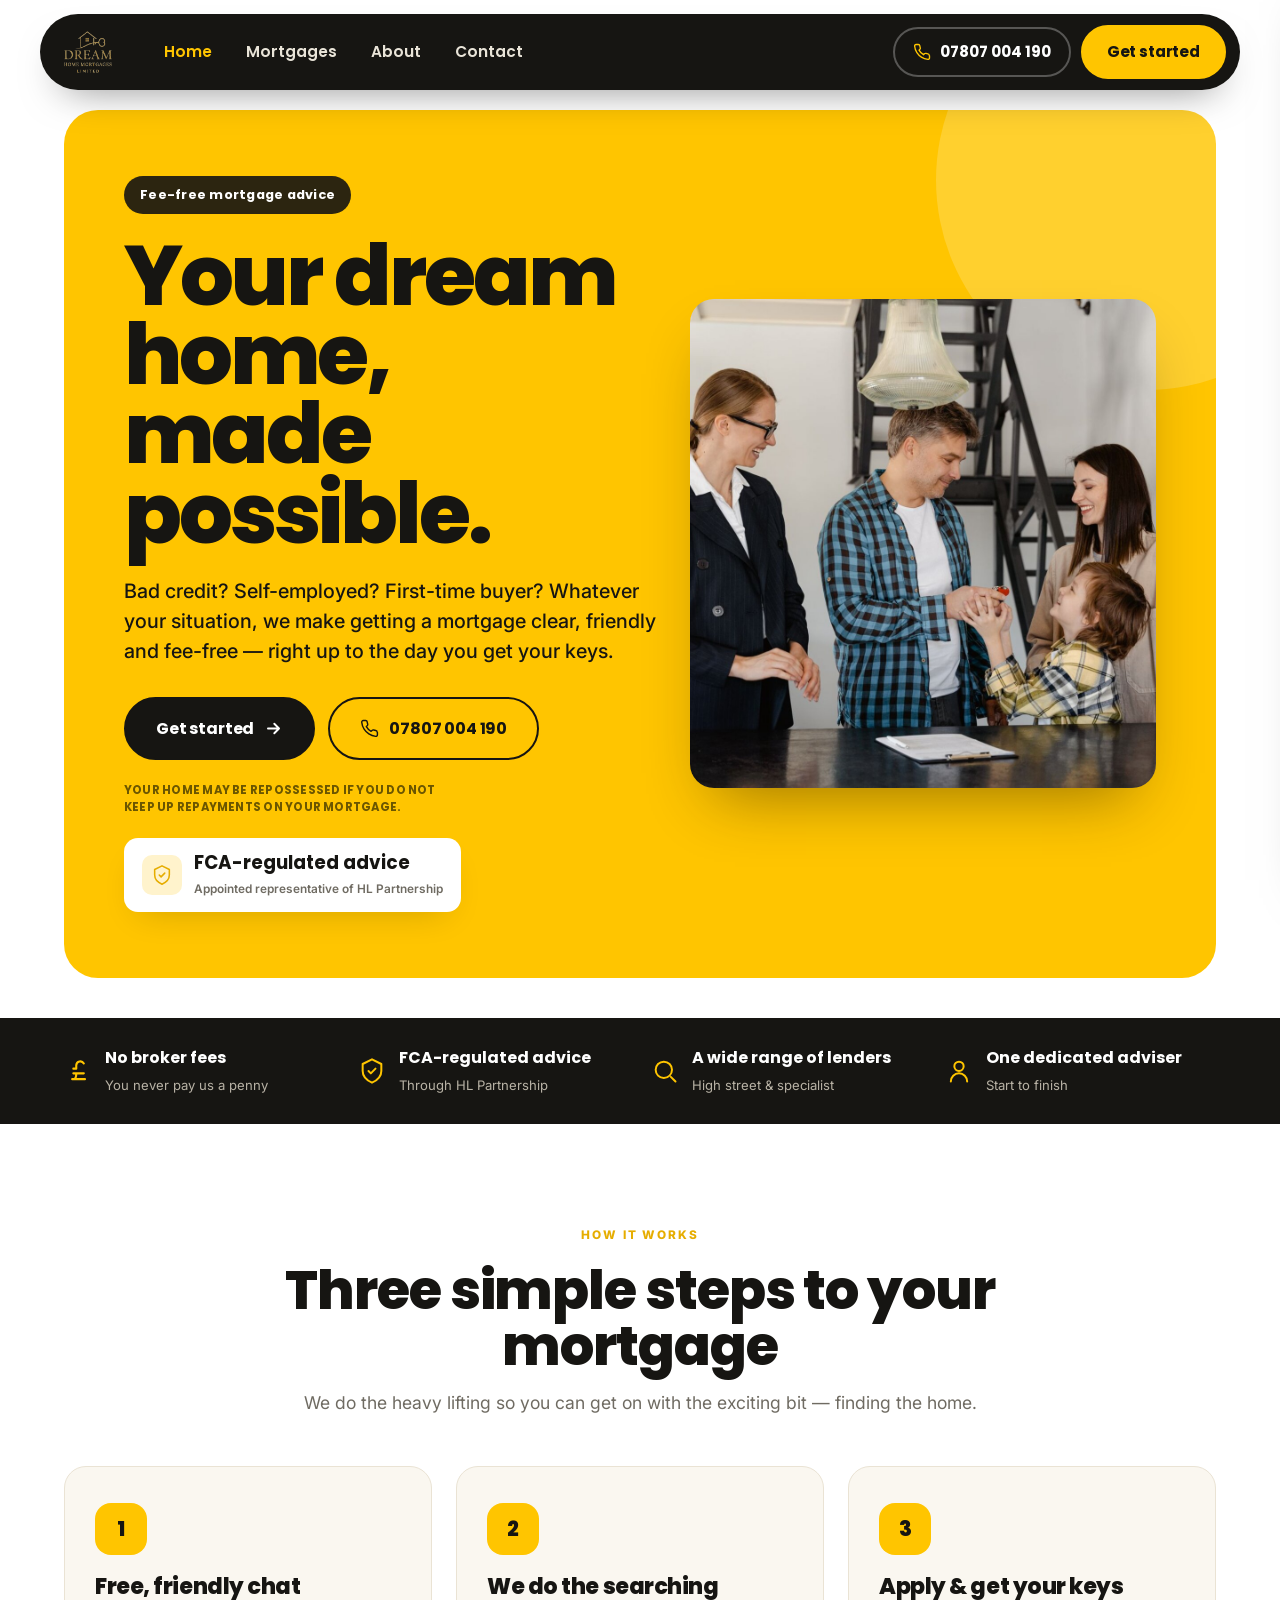
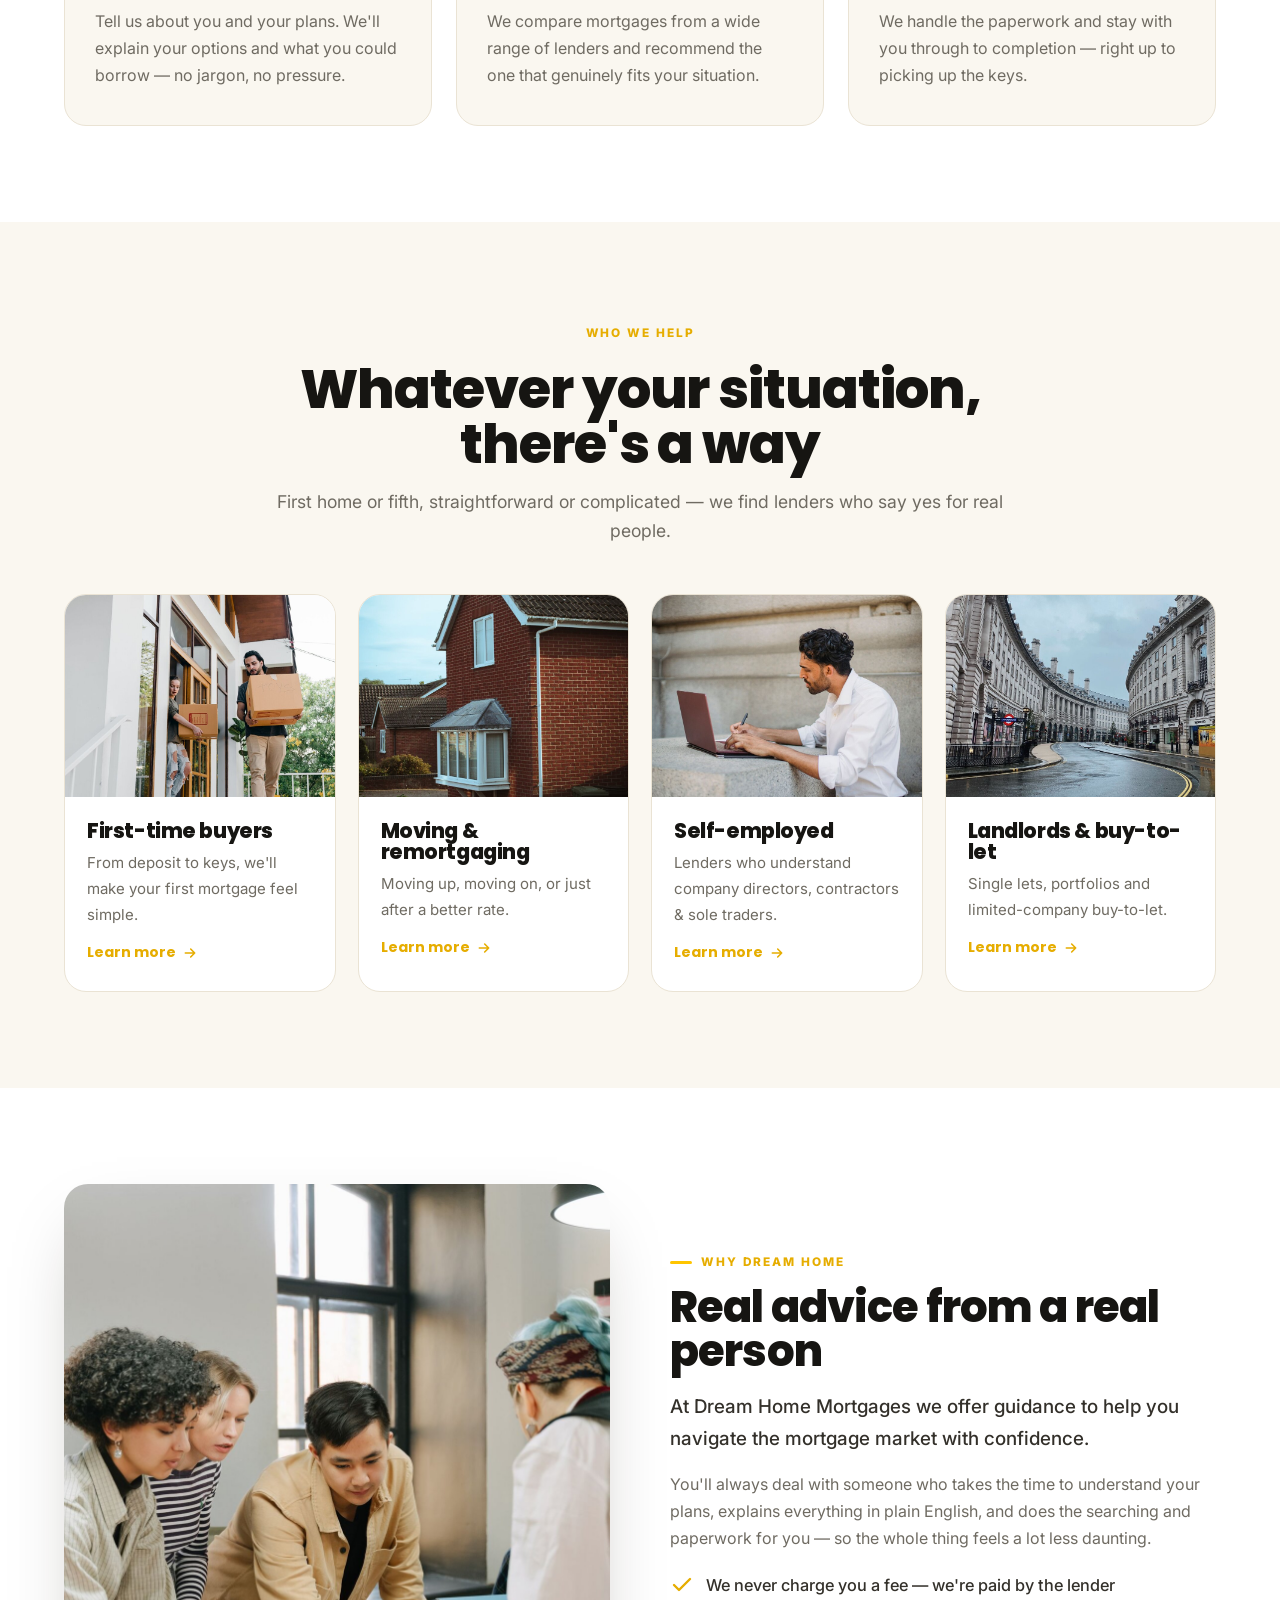
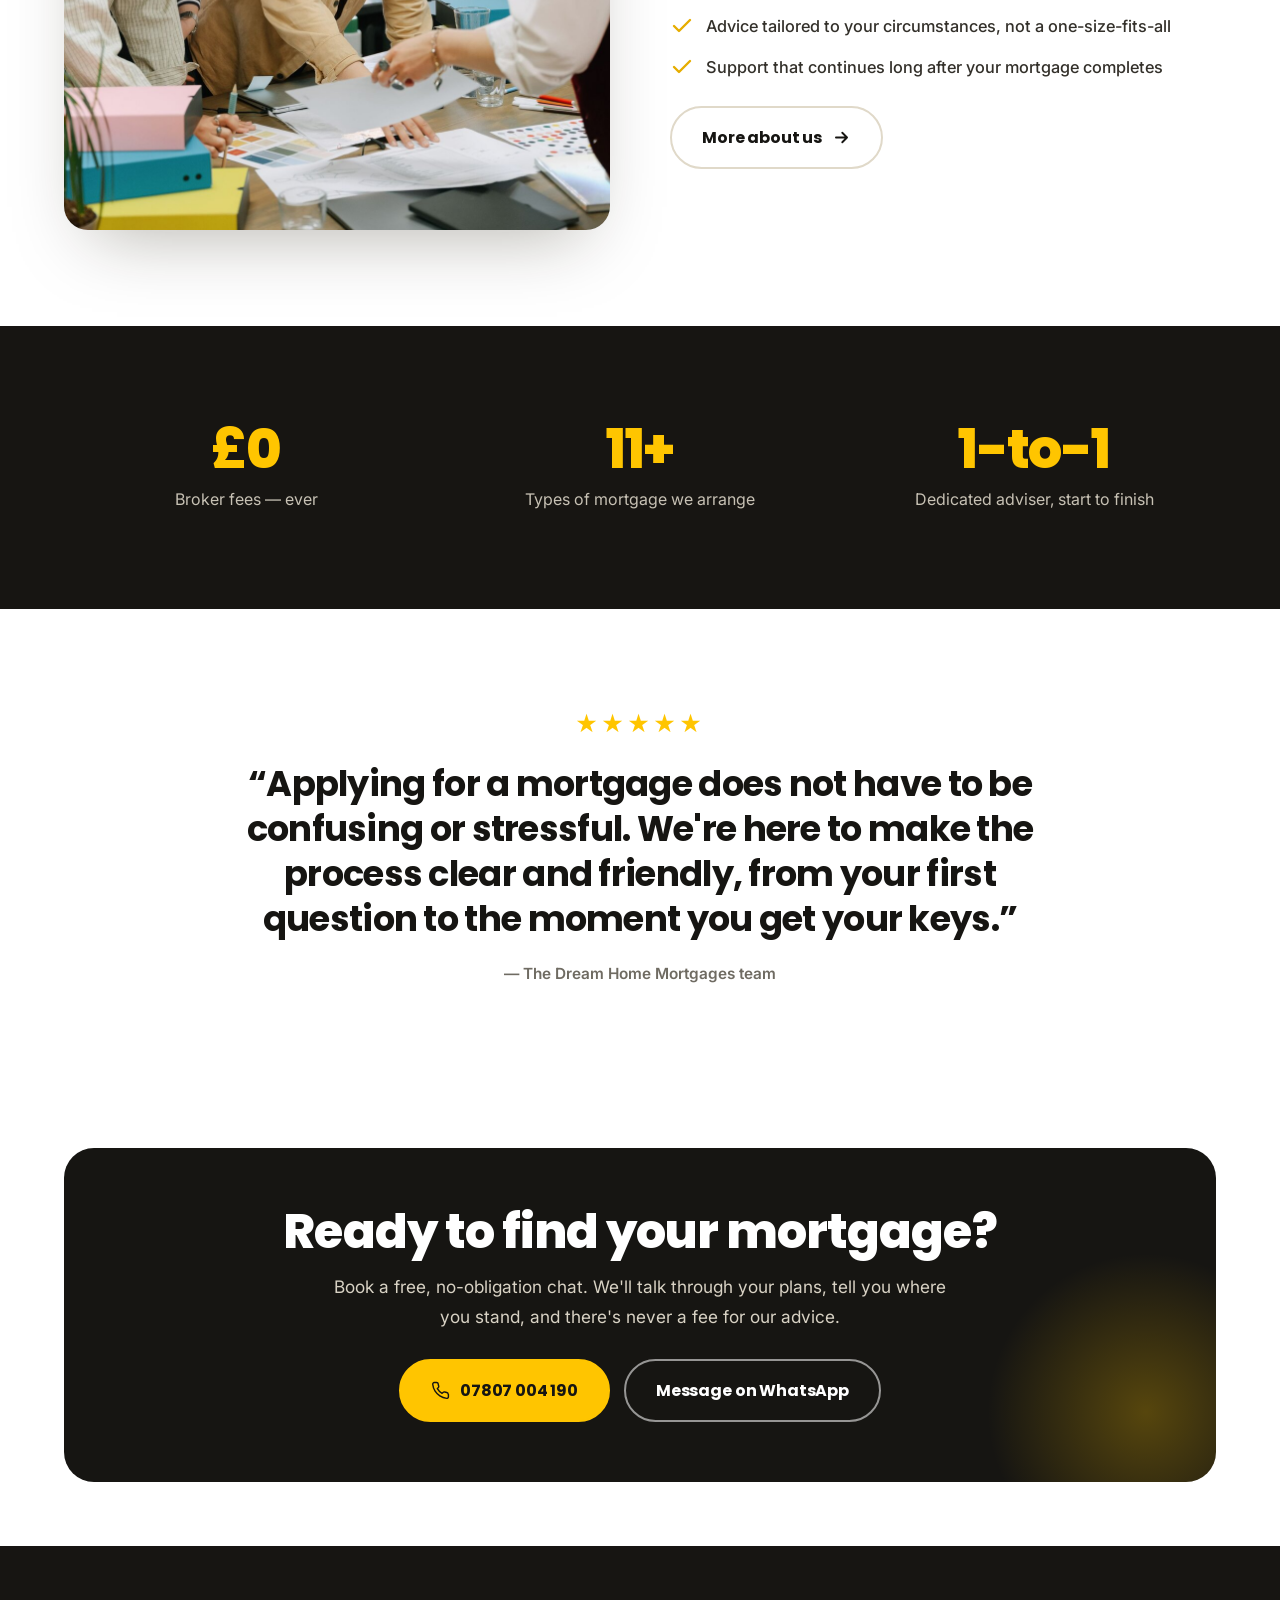
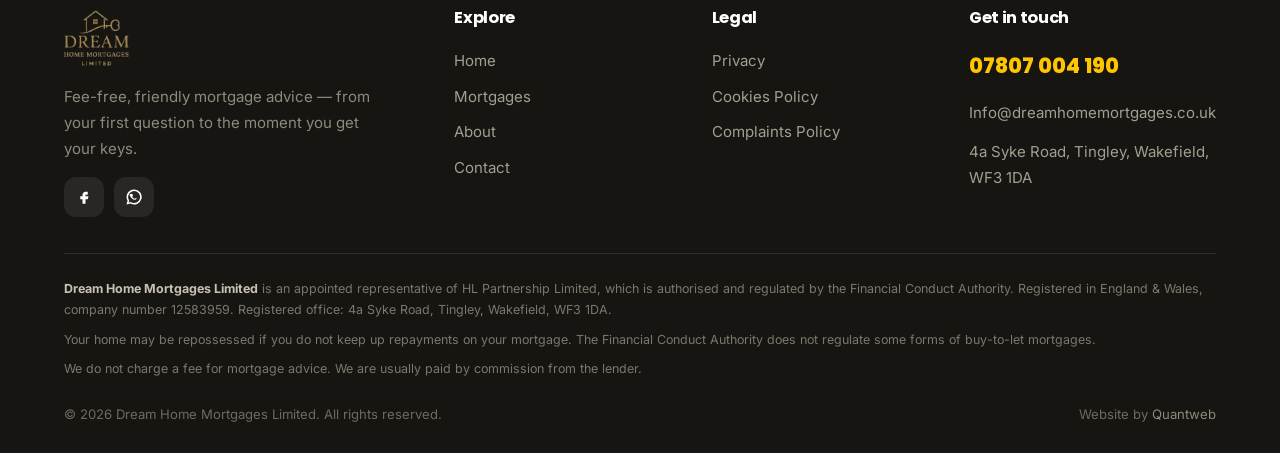
<file: index.html>
<!doctype html><html lang="en"><head>
<meta charset="utf-8"><meta name="viewport" content="width=device-width,initial-scale=1">
<title>Dream Home Mortgages — Fee-Free Mortgage Advice | Wakefield & Beyond</title>
<meta name="description" content="Fee-free, friendly mortgage advice from Dream Home Mortgages. First-time buyers, remortgages, self-employed, buy-to-let and complex cases — we search a wide range of lenders and there's never a fee for our advice.">
<link rel="canonical" href="https://www.dreamhomemortgages.co.uk/index.html">
<meta property="og:type" content="website"><meta property="og:site_name" content="Dream Home Mortgages">
<meta property="og:title" content="Dream Home Mortgages — Fee-Free Mortgage Advice | Wakefield & Beyond"><meta property="og:description" content="Fee-free, friendly mortgage advice from Dream Home Mortgages. First-time buyers, remortgages, self-employed, buy-to-let and complex cases — we search a wide range of lenders and there's never a fee for our advice.">
<meta property="og:image" content="https://www.dreamhomemortgages.co.uk/assets/hero.jpg"><meta name="theme-color" content="#161512">
<link rel="icon" href="assets/favicon.svg">
<link rel="preconnect" href="https://fonts.googleapis.com"><link rel="preconnect" href="https://fonts.gstatic.com" crossorigin>
<link href="https://fonts.googleapis.com/css2?family=Poppins:wght@500;600;700;800&family=Inter:wght@400;500;600;700&display=swap" rel="stylesheet">
<link rel="stylesheet" href="css/site.css">
</head><body>
<header class="site"><div class="bar">
  <a class="brand" href="index.html" aria-label="Dream Home Mortgages home"><img src="assets/logo.png" alt="Dream Home Mortgages"></a>
  <nav class="nav-links">
    <a href="index.html" class="active">Home</a><a href="services.html">Mortgages</a><a href="about.html">About</a><a href="contact.html">Contact</a>
  </nav>
  <div class="nav-cta">
    <a class="callchip" href="tel:+447807004190"><svg viewBox="0 0 24 24" fill="none" stroke="currentColor" stroke-width="1.8" stroke-linecap="round" stroke-linejoin="round"><path d="M22 16.9v3a2 2 0 0 1-2.2 2 19.8 19.8 0 0 1-8.6-3 19.5 19.5 0 0 1-6-6 19.8 19.8 0 0 1-3-8.6A2 2 0 0 1 4.1 2h3a2 2 0 0 1 2 1.7c.1.9.3 1.8.6 2.6a2 2 0 0 1-.5 2.1L8 9.6a16 16 0 0 0 6 6l1.2-1.2a2 2 0 0 1 2.1-.5c.8.3 1.7.5 2.6.6a2 2 0 0 1 1.7 2z"/></svg><span>07807 004 190<small>Free, friendly advice</small></span></a>
    <a class="btn btn-primary" href="contact.html">Get started</a>
    <button class="burger" data-mm-open aria-label="Open menu"><span></span><span></span><span></span></button>
  </div>
</div></header>
<div class="mm-back" data-mm-close></div>
<aside class="mobile-menu">
  <button class="mm-close" data-mm-close aria-label="Close">&times;</button>
  <a href="index.html">Home</a><a href="services.html">Mortgages</a><a href="about.html">About</a><a href="contact.html">Contact</a>
  <a class="btn btn-primary" href="contact.html">Get started</a>
  <a class="btn btn-ghost" href="tel:+447807004190">Call 07807 004 190</a>
</aside>
<section class="hero"><div class="wrap"><div class="panel">
  <div class="hero-copy" data-reveal>
    <span class="badge-eyebrow">Fee-free mortgage advice</span>
    <h1>Your dream home,<em>made possible.</em></h1>
    <p class="sub">Bad credit? Self-employed? First-time buyer? Whatever your situation, we make getting a mortgage clear, friendly and fee-free — right up to the day you get your keys.</p>
    <div class="hero-cta"><a class="btn btn-ink" href="contact.html">Get started <svg viewBox="0 0 24 24" fill="none" stroke="currentColor" stroke-width="2.4" stroke-linecap="round" stroke-linejoin="round"><path d="M5 12h14M13 6l6 6-6 6"/></svg></a><a class="btn btn-outline" href="tel:+447807004190"><svg viewBox="0 0 24 24" fill="none" stroke="currentColor" stroke-width="1.8" stroke-linecap="round" stroke-linejoin="round"><path d="M22 16.9v3a2 2 0 0 1-2.2 2 19.8 19.8 0 0 1-8.6-3 19.5 19.5 0 0 1-6-6 19.8 19.8 0 0 1-3-8.6A2 2 0 0 1 4.1 2h3a2 2 0 0 1 2 1.7c.1.9.3 1.8.6 2.6a2 2 0 0 1-.5 2.1L8 9.6a16 16 0 0 0 6 6l1.2-1.2a2 2 0 0 1 2.1-.5c.8.3 1.7.5 2.6.6a2 2 0 0 1 1.7 2z"/></svg> 07807 004 190</a></div>
    <p class="disclaimer">Your home may be repossessed if you do not keep up repayments on your mortgage.</p>
    <div class="partner"><div class="ic"><svg viewBox="0 0 24 24" fill="none" stroke="currentColor" stroke-width="1.7" stroke-linecap="round" stroke-linejoin="round"><path d="M12 2 4 6v6c0 5 3.5 8 8 10 4.5-2 8-5 8-10V6z"/><path d="m9 12 2 2 4-4"/></svg></div><div><b>FCA-regulated advice</b><small>Appointed representative of HL Partnership</small></div></div>
  </div>
  <div class="hero-media" data-reveal>
    <img src="assets/hero.jpg" alt="A happy family being handed the keys to their new home">
  </div>
</div></div></section>

<section class="trust"><div class="wrap"><div class="t"><svg viewBox="0 0 24 24" fill="none" stroke="currentColor" stroke-width="1.8" stroke-linecap="round" stroke-linejoin="round"><path d="M17 5.5A3.5 3.5 0 0 0 10.5 7v3H8m0 4h9M7 19h11M9 19c1.5-1 1.5-3 1.5-5"/></svg><div><b>No broker fees</b><span>You never pay us a penny</span></div></div><div class="t"><svg viewBox="0 0 24 24" fill="none" stroke="currentColor" stroke-width="1.7" stroke-linecap="round" stroke-linejoin="round"><path d="M12 2 4 6v6c0 5 3.5 8 8 10 4.5-2 8-5 8-10V6z"/><path d="m9 12 2 2 4-4"/></svg><div><b>FCA-regulated advice</b><span>Through HL Partnership</span></div></div><div class="t"><svg viewBox="0 0 24 24" fill="none" stroke="currentColor" stroke-width="1.7" stroke-linecap="round" stroke-linejoin="round"><circle cx="11" cy="11" r="7"/><path d="m21 21-4-4"/></svg><div><b>A wide range of lenders</b><span>High street &amp; specialist</span></div></div><div class="t"><svg viewBox="0 0 24 24" fill="none" stroke="currentColor" stroke-width="1.7" stroke-linecap="round" stroke-linejoin="round"><circle cx="12" cy="8" r="4"/><path d="M5 21a7 7 0 0 1 14 0"/></svg><div><b>One dedicated adviser</b><span>Start to finish</span></div></div></div></section>

<section class="sec"><div class="wrap">
  <div class="sec-head center" data-reveal><span class="eyebrow c">How it works</span>
    <h2>Three simple steps to your mortgage</h2>
    <p>We do the heavy lifting so you can get on with the exciting bit — finding the home.</p>
  </div>
  <div class="steps"><div class="step" data-reveal><div class="n">1</div><h3>Free, friendly chat</h3><p>Tell us about you and your plans. We'll explain your options and what you could borrow — no jargon, no pressure.</p></div><div class="step" data-reveal><div class="n">2</div><h3>We do the searching</h3><p>We compare mortgages from a wide range of lenders and recommend the one that genuinely fits your situation.</p></div><div class="step" data-reveal><div class="n">3</div><h3>Apply &amp; get your keys</h3><p>We handle the paperwork and stay with you through to completion — right up to picking up the keys.</p></div></div>
</div></section>

<section class="sec" style="background:var(--bg2)"><div class="wrap">
  <div class="sec-head center" data-reveal><span class="eyebrow c">Who we help</span>
    <h2>Whatever your situation, there's a way</h2>
    <p>First home or fifth, straightforward or complicated — we find lenders who say yes for real people.</p>
  </div>
  <div class="whgrid"><a class="whcard" href="services.html" data-reveal><div class="ph"><img src="assets/wh-firsttime.jpg" alt="First-time buyers" loading="lazy"></div><div class="bd"><h3>First-time buyers</h3><p>From deposit to keys, we'll make your first mortgage feel simple.</p><span class="go">Learn more <svg viewBox="0 0 24 24" fill="none" stroke="currentColor" stroke-width="2.4" stroke-linecap="round" stroke-linejoin="round"><path d="M5 12h14M13 6l6 6-6 6"/></svg></span></div></a><a class="whcard" href="services.html" data-reveal><div class="ph"><img src="assets/wh-home.jpg" alt="Moving &amp; remortgaging" loading="lazy"></div><div class="bd"><h3>Moving &amp; remortgaging</h3><p>Moving up, moving on, or just after a better rate.</p><span class="go">Learn more <svg viewBox="0 0 24 24" fill="none" stroke="currentColor" stroke-width="2.4" stroke-linecap="round" stroke-linejoin="round"><path d="M5 12h14M13 6l6 6-6 6"/></svg></span></div></a><a class="whcard" href="services.html" data-reveal><div class="ph"><img src="assets/wh-selfemp.jpg" alt="Self-employed" loading="lazy"></div><div class="bd"><h3>Self-employed</h3><p>Lenders who understand company directors, contractors &amp; sole traders.</p><span class="go">Learn more <svg viewBox="0 0 24 24" fill="none" stroke="currentColor" stroke-width="2.4" stroke-linecap="round" stroke-linejoin="round"><path d="M5 12h14M13 6l6 6-6 6"/></svg></span></div></a><a class="whcard" href="services.html" data-reveal><div class="ph"><img src="assets/wh-landlord.jpg" alt="Landlords &amp; buy-to-let" loading="lazy"></div><div class="bd"><h3>Landlords &amp; buy-to-let</h3><p>Single lets, portfolios and limited-company buy-to-let.</p><span class="go">Learn more <svg viewBox="0 0 24 24" fill="none" stroke="currentColor" stroke-width="2.4" stroke-linecap="round" stroke-linejoin="round"><path d="M5 12h14M13 6l6 6-6 6"/></svg></span></div></a></div>
</div></section>

<section class="sec"><div class="wrap">
  <div class="split">
    <div class="media" data-reveal><img src="assets/about.jpg" alt="A friendly Dream Home Mortgages adviser talking a couple through their options"></div>
    <div class="about-copy" data-reveal>
      <span class="eyebrow">Why Dream Home</span>
      <h2 style="font-size:clamp(1.9rem,3.4vw,2.7rem);margin:12px 0 18px">Real advice from a real person</h2>
      <p class="lead">At Dream Home Mortgages we offer guidance to help you navigate the mortgage market with confidence.</p>
      <p>You'll always deal with someone who takes the time to understand your plans, explains everything in plain English, and does the searching and paperwork for you — so the whole thing feels a lot less daunting.</p>
      <ul class="mini-list">
        <li><svg viewBox="0 0 24 24" fill="none" stroke="currentColor" stroke-width="2.4" stroke-linecap="round" stroke-linejoin="round"><path d="m20 6-11 11-5-5"/></svg> We never charge you a fee — we're paid by the lender</li>
        <li><svg viewBox="0 0 24 24" fill="none" stroke="currentColor" stroke-width="2.4" stroke-linecap="round" stroke-linejoin="round"><path d="m20 6-11 11-5-5"/></svg> Advice tailored to your circumstances, not a one-size-fits-all</li>
        <li><svg viewBox="0 0 24 24" fill="none" stroke="currentColor" stroke-width="2.4" stroke-linecap="round" stroke-linejoin="round"><path d="m20 6-11 11-5-5"/></svg> Support that continues long after your mortgage completes</li>
      </ul>
      <a class="btn btn-ghost" href="about.html" style="margin-top:24px">More about us <svg viewBox="0 0 24 24" fill="none" stroke="currentColor" stroke-width="2.4" stroke-linecap="round" stroke-linejoin="round"><path d="M5 12h14M13 6l6 6-6 6"/></svg></a>
    </div>
  </div>
</div></section>

<section class="sec dark"><div class="wrap">
  <div class="statrow">
    <div class="s" data-reveal><b>&pound;0</b><span>Broker fees — ever</span></div>
    <div class="s" data-reveal><b>11+</b><span>Types of mortgage we arrange</span></div>
    <div class="s" data-reveal><b>1-to-1</b><span>Dedicated adviser, start to finish</span></div>
  </div>
</div></section>

<section class="sec"><div class="wrap">
  <div class="quote" data-reveal>
    <div class="stars">&#9733;&#9733;&#9733;&#9733;&#9733;</div>
    <p>&ldquo;Applying for a mortgage does not have to be confusing or stressful. We're here to make the process clear and friendly, from your first question to the moment you get your keys.&rdquo;</p>
    <div class="who">— The Dream Home Mortgages team</div>
  </div>
</div></section>


<section class="sec-tight"><div class="wrap">
  <div class="cta-band" data-reveal>
    <h2>Ready to find your mortgage?</h2>
    <p>Book a free, no-obligation chat. We'll talk through your plans, tell you where you stand, and there's never a fee for our advice.</p>
    <div class="cta-row"><a class="btn btn-primary" href="tel:+447807004190"><svg viewBox="0 0 24 24" fill="none" stroke="currentColor" stroke-width="1.8" stroke-linecap="round" stroke-linejoin="round"><path d="M22 16.9v3a2 2 0 0 1-2.2 2 19.8 19.8 0 0 1-8.6-3 19.5 19.5 0 0 1-6-6 19.8 19.8 0 0 1-3-8.6A2 2 0 0 1 4.1 2h3a2 2 0 0 1 2 1.7c.1.9.3 1.8.6 2.6a2 2 0 0 1-.5 2.1L8 9.6a16 16 0 0 0 6 6l1.2-1.2a2 2 0 0 1 2.1-.5c.8.3 1.7.5 2.6.6a2 2 0 0 1 1.7 2z"/></svg> 07807 004 190</a><a class="btn btn-outline-w" href="https://wa.me/447807004190" target="_blank" rel="noopener">Message on WhatsApp</a></div>
  </div>
</div></section>
<footer class="site"><div class="wrap">
  <div class="cols">
    <div class="fbrand"><img src="assets/logo.png" alt="Dream Home Mortgages"><p>Fee-free, friendly mortgage advice — from your first question to the moment you get your keys.</p>
      <div class="fsoc"><a href="https://www.facebook.com/dreamhomemortgages2020" target="_blank" rel="noopener" aria-label="Facebook"><svg viewBox="0 0 24 24" fill="currentColor"><path d="M14 9h3V5h-3c-2.2 0-4 1.8-4 4v2H7v4h3v6h4v-6h3l1-4h-4V9a1 1 0 0 1 1-1z"/></svg></a><a href="https://wa.me/447807004190" target="_blank" rel="noopener" aria-label="WhatsApp"><svg viewBox="0 0 24 24" fill="currentColor"><path d="M12 2a10 10 0 0 0-8.6 15L2 22l5.2-1.4A10 10 0 1 0 12 2zm0 18a8 8 0 0 1-4.1-1.1l-.3-.2-2.8.7.8-2.8-.2-.3A8 8 0 1 1 12 20zm4.4-6c-.2-.1-1.4-.7-1.6-.8s-.4-.1-.5.1-.6.8-.8 1-.3.2-.5.1a6.5 6.5 0 0 1-1.9-1.2 7.2 7.2 0 0 1-1.3-1.7c-.1-.2 0-.4.1-.5l.4-.4.2-.4v-.4c0-.1-.5-1.3-.7-1.7s-.4-.4-.5-.4h-.5a1 1 0 0 0-.7.3A2.8 2.8 0 0 0 6 8.8a4.9 4.9 0 0 0 1 2.6 11 11 0 0 0 4.3 3.8c1.6.7 1.9.6 2.2.5a2.4 2.4 0 0 0 1.6-1.1 2 2 0 0 0 .1-1.1c0-.1-.2-.2-.4-.3z"/></svg></a></div>
    </div>
    <div class="col"><h4>Explore</h4><a href="index.html">Home</a><a href="services.html">Mortgages</a><a href="about.html">About</a><a href="contact.html">Contact</a></div>
    <div class="col"><h4>Legal</h4><a href="privacy.html">Privacy</a><a href="privacy.html#cookies">Cookies Policy</a><a href="#">Complaints Policy</a></div>
    <div class="col fcontact"><h4>Get in touch</h4>
      <a class="big" href="tel:+447807004190">07807 004 190</a>
      <a href="mailto:Info@dreamhomemortgages.co.uk">Info@dreamhomemortgages.co.uk</a>
      <p style="margin-top:8px">4a Syke Road, Tingley, Wakefield, WF3 1DA</p>
    </div>
  </div>
  <div class="reg">
    <p><strong style="color:#c9c2b2">Dream Home Mortgages Limited</strong> is an appointed representative of HL Partnership Limited, which is authorised and regulated by the Financial Conduct Authority. Registered in England &amp; Wales, company number 12583959. Registered office: 4a Syke Road, Tingley, Wakefield, WF3 1DA.</p>
    <p>Your home may be repossessed if you do not keep up repayments on your mortgage. The Financial Conduct Authority does not regulate some forms of buy-to-let mortgages.</p>
    <p>We do not charge a fee for mortgage advice. We are usually paid by commission from the lender.</p>
  </div>
  <div class="foot-bot"><span>&copy; 2026 Dream Home Mortgages Limited. All rights reserved.</span><span>Website by <a href="https://quantweb.co.uk" target="_blank" rel="noopener">Quantweb</a></span></div>
</div></footer>
<script src="js/site.js"></script>
</body></html>
</file>
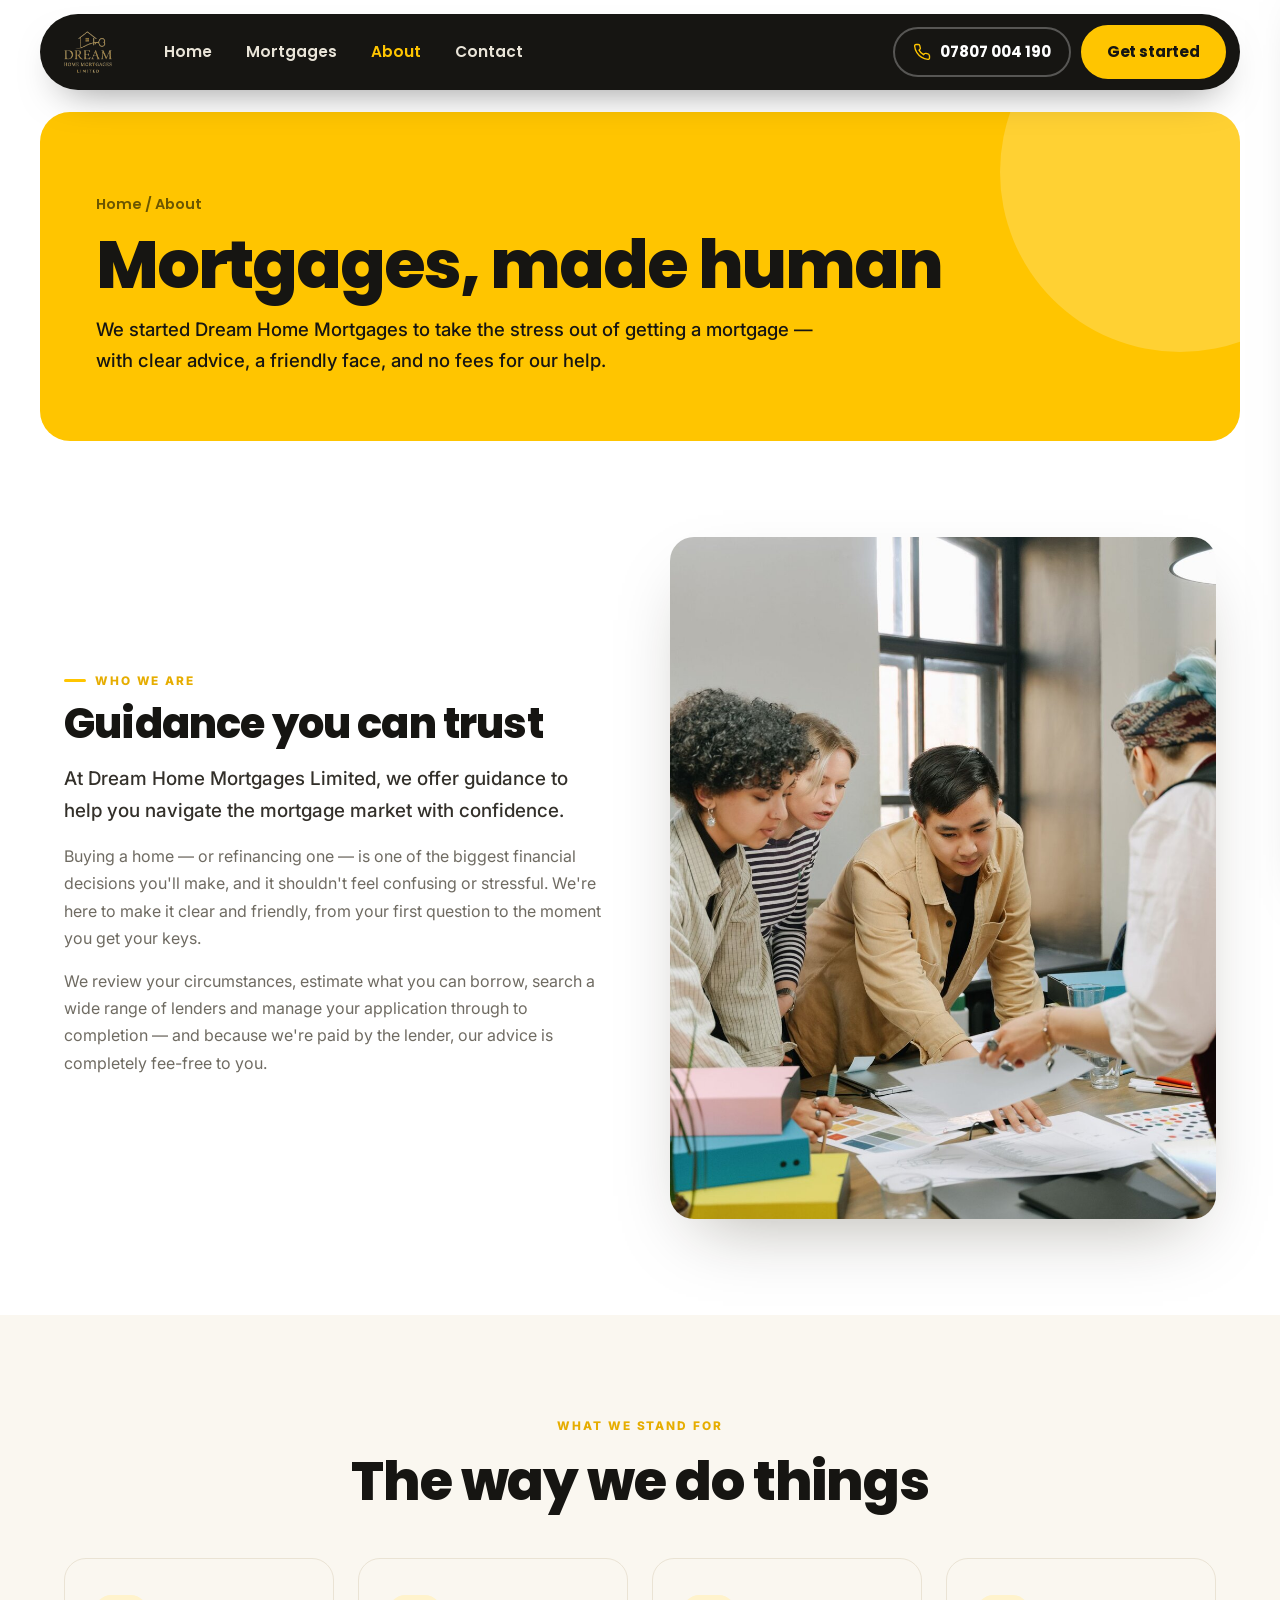
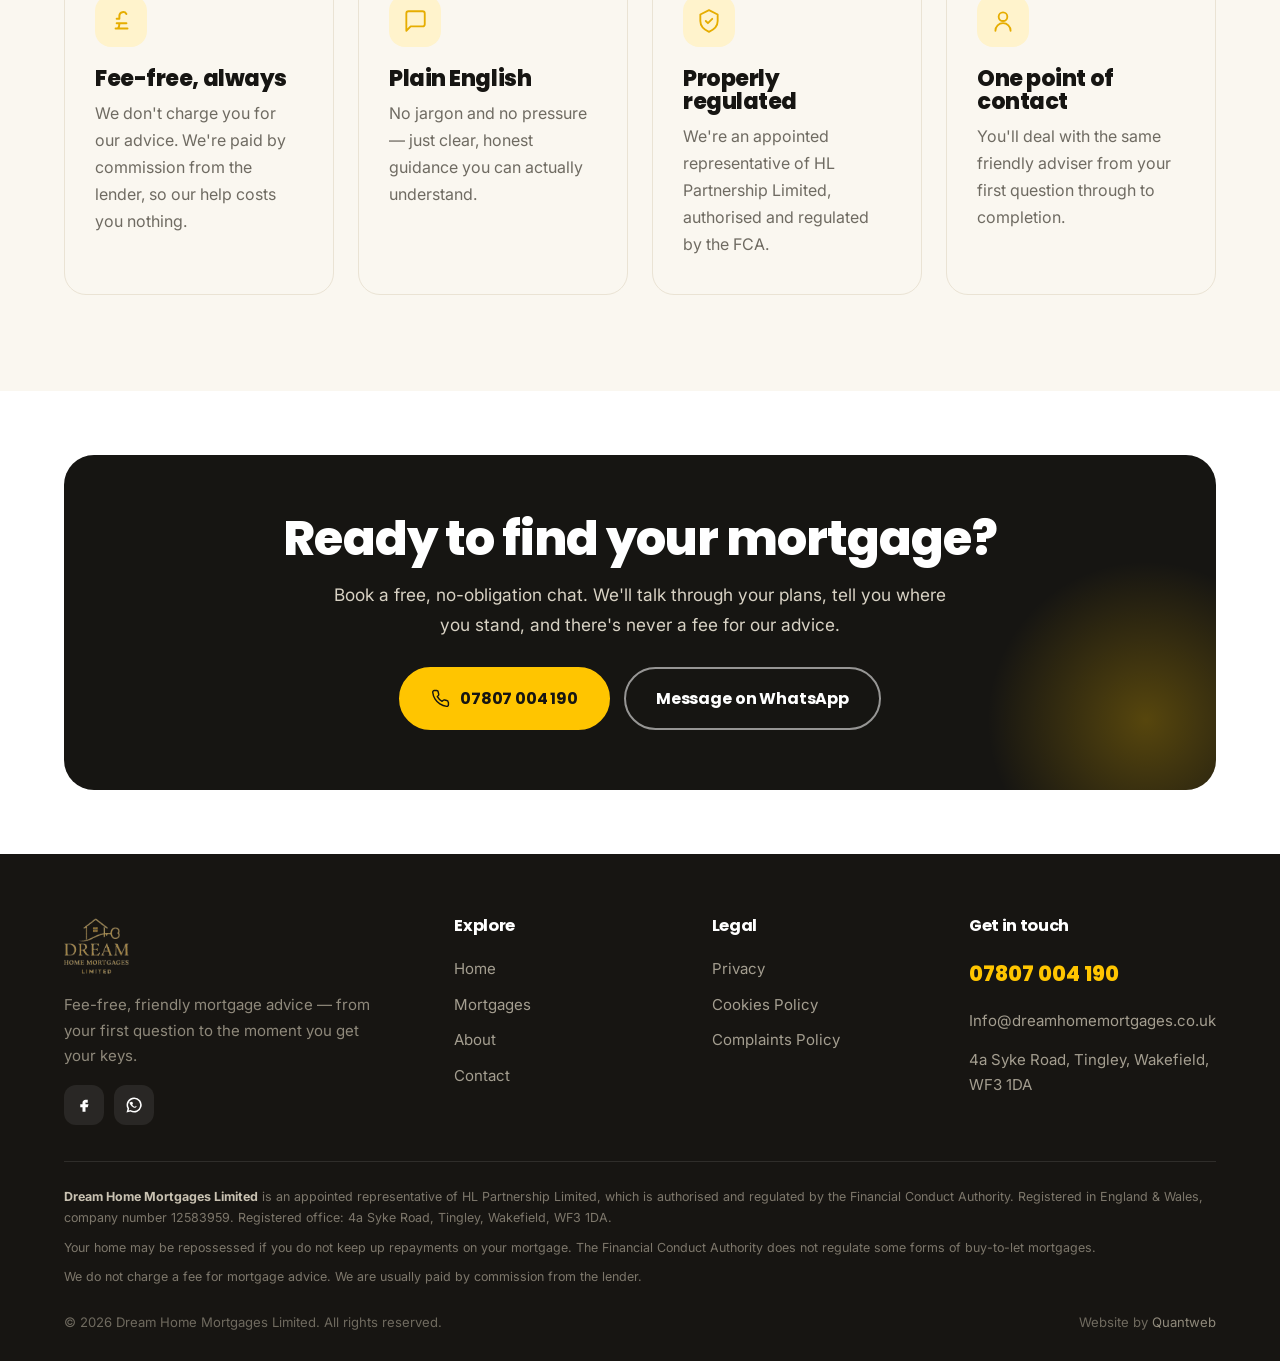
<file: about.html>
<!doctype html><html lang="en"><head>
<meta charset="utf-8"><meta name="viewport" content="width=device-width,initial-scale=1">
<title>About Us — Dream Home Mortgages</title>
<meta name="description" content="About Dream Home Mortgages — fee-free, friendly mortgage advice based in Tingley, Wakefield. We help you navigate the mortgage market with confidence, from first question to keys.">
<link rel="canonical" href="https://www.dreamhomemortgages.co.uk/about.html">
<meta property="og:type" content="website"><meta property="og:site_name" content="Dream Home Mortgages">
<meta property="og:title" content="About Us — Dream Home Mortgages"><meta property="og:description" content="About Dream Home Mortgages — fee-free, friendly mortgage advice based in Tingley, Wakefield. We help you navigate the mortgage market with confidence, from first question to keys.">
<meta property="og:image" content="https://www.dreamhomemortgages.co.uk/assets/hero.jpg"><meta name="theme-color" content="#161512">
<link rel="icon" href="assets/favicon.svg">
<link rel="preconnect" href="https://fonts.googleapis.com"><link rel="preconnect" href="https://fonts.gstatic.com" crossorigin>
<link href="https://fonts.googleapis.com/css2?family=Poppins:wght@500;600;700;800&family=Inter:wght@400;500;600;700&display=swap" rel="stylesheet">
<link rel="stylesheet" href="css/site.css">
</head><body>
<header class="site"><div class="bar">
  <a class="brand" href="index.html" aria-label="Dream Home Mortgages home"><img src="assets/logo.png" alt="Dream Home Mortgages"></a>
  <nav class="nav-links">
    <a href="index.html">Home</a><a href="services.html">Mortgages</a><a href="about.html" class="active">About</a><a href="contact.html">Contact</a>
  </nav>
  <div class="nav-cta">
    <a class="callchip" href="tel:+447807004190"><svg viewBox="0 0 24 24" fill="none" stroke="currentColor" stroke-width="1.8" stroke-linecap="round" stroke-linejoin="round"><path d="M22 16.9v3a2 2 0 0 1-2.2 2 19.8 19.8 0 0 1-8.6-3 19.5 19.5 0 0 1-6-6 19.8 19.8 0 0 1-3-8.6A2 2 0 0 1 4.1 2h3a2 2 0 0 1 2 1.7c.1.9.3 1.8.6 2.6a2 2 0 0 1-.5 2.1L8 9.6a16 16 0 0 0 6 6l1.2-1.2a2 2 0 0 1 2.1-.5c.8.3 1.7.5 2.6.6a2 2 0 0 1 1.7 2z"/></svg><span>07807 004 190<small>Free, friendly advice</small></span></a>
    <a class="btn btn-primary" href="contact.html">Get started</a>
    <button class="burger" data-mm-open aria-label="Open menu"><span></span><span></span><span></span></button>
  </div>
</div></header>
<div class="mm-back" data-mm-close></div>
<aside class="mobile-menu">
  <button class="mm-close" data-mm-close aria-label="Close">&times;</button>
  <a href="index.html">Home</a><a href="services.html">Mortgages</a><a href="about.html">About</a><a href="contact.html">Contact</a>
  <a class="btn btn-primary" href="contact.html">Get started</a>
  <a class="btn btn-ghost" href="tel:+447807004190">Call 07807 004 190</a>
</aside><section class="page-hero"><div class="wrap"><p class="crumb"><a href="index.html">Home</a> / About</p><h1>Mortgages, made human</h1><p>We started Dream Home Mortgages to take the stress out of getting a mortgage — with clear advice, a friendly face, and no fees for our help.</p></div></section>
<section class="sec"><div class="wrap">
  <div class="split rev">
    <div class="media tall" data-reveal><img src="assets/about.jpg" alt="A Dream Home Mortgages adviser with clients"></div>
    <div class="about-copy" data-reveal>
      <span class="eyebrow">Who we are</span>
      <h2 style="font-size:clamp(1.9rem,3.4vw,2.6rem);margin:12px 0 18px">Guidance you can trust</h2>
      <p class="lead">At Dream Home Mortgages Limited, we offer guidance to help you navigate the mortgage market with confidence.</p>
      <p>Buying a home — or refinancing one — is one of the biggest financial decisions you'll make, and it shouldn't feel confusing or stressful. We're here to make it clear and friendly, from your first question to the moment you get your keys.</p>
      <p>We review your circumstances, estimate what you can borrow, search a wide range of lenders and manage your application through to completion — and because we're paid by the lender, our advice is completely fee-free to you.</p>
    </div>
  </div>
</div></section>
<section class="sec" style="background:var(--bg2)"><div class="wrap">
  <div class="sec-head center" data-reveal><span class="eyebrow c">What we stand for</span><h2>The way we do things</h2></div>
  <div class="steps" style="grid-template-columns:repeat(4,1fr)"><div class="step" data-reveal><div class="n" style="background:var(--gold-soft);color:var(--gold-d)"><svg viewBox="0 0 24 24" fill="none" stroke="currentColor" stroke-width="1.8" stroke-linecap="round" stroke-linejoin="round"><path d="M17 5.5A3.5 3.5 0 0 0 10.5 7v3H8m0 4h9M7 19h11M9 19c1.5-1 1.5-3 1.5-5"/></svg></div><h3>Fee-free, always</h3><p>We don't charge you for our advice. We're paid by commission from the lender, so our help costs you nothing.</p></div><div class="step" data-reveal><div class="n" style="background:var(--gold-soft);color:var(--gold-d)"><svg viewBox="0 0 24 24" fill="none" stroke="currentColor" stroke-width="1.7" stroke-linecap="round" stroke-linejoin="round"><path d="M21 15a2 2 0 0 1-2 2H8l-4 4V5a2 2 0 0 1 2-2h13a2 2 0 0 1 2 2z"/></svg></div><h3>Plain English</h3><p>No jargon and no pressure — just clear, honest guidance you can actually understand.</p></div><div class="step" data-reveal><div class="n" style="background:var(--gold-soft);color:var(--gold-d)"><svg viewBox="0 0 24 24" fill="none" stroke="currentColor" stroke-width="1.7" stroke-linecap="round" stroke-linejoin="round"><path d="M12 2 4 6v6c0 5 3.5 8 8 10 4.5-2 8-5 8-10V6z"/><path d="m9 12 2 2 4-4"/></svg></div><h3>Properly regulated</h3><p>We're an appointed representative of HL Partnership Limited, authorised and regulated by the FCA.</p></div><div class="step" data-reveal><div class="n" style="background:var(--gold-soft);color:var(--gold-d)"><svg viewBox="0 0 24 24" fill="none" stroke="currentColor" stroke-width="1.7" stroke-linecap="round" stroke-linejoin="round"><circle cx="12" cy="8" r="4"/><path d="M5 21a7 7 0 0 1 14 0"/></svg></div><h3>One point of contact</h3><p>You'll deal with the same friendly adviser from your first question through to completion.</p></div></div>
</div></section>


<section class="sec-tight"><div class="wrap">
  <div class="cta-band" data-reveal>
    <h2>Ready to find your mortgage?</h2>
    <p>Book a free, no-obligation chat. We'll talk through your plans, tell you where you stand, and there's never a fee for our advice.</p>
    <div class="cta-row"><a class="btn btn-primary" href="tel:+447807004190"><svg viewBox="0 0 24 24" fill="none" stroke="currentColor" stroke-width="1.8" stroke-linecap="round" stroke-linejoin="round"><path d="M22 16.9v3a2 2 0 0 1-2.2 2 19.8 19.8 0 0 1-8.6-3 19.5 19.5 0 0 1-6-6 19.8 19.8 0 0 1-3-8.6A2 2 0 0 1 4.1 2h3a2 2 0 0 1 2 1.7c.1.9.3 1.8.6 2.6a2 2 0 0 1-.5 2.1L8 9.6a16 16 0 0 0 6 6l1.2-1.2a2 2 0 0 1 2.1-.5c.8.3 1.7.5 2.6.6a2 2 0 0 1 1.7 2z"/></svg> 07807 004 190</a><a class="btn btn-outline-w" href="https://wa.me/447807004190" target="_blank" rel="noopener">Message on WhatsApp</a></div>
  </div>
</div></section>
<footer class="site"><div class="wrap">
  <div class="cols">
    <div class="fbrand"><img src="assets/logo.png" alt="Dream Home Mortgages"><p>Fee-free, friendly mortgage advice — from your first question to the moment you get your keys.</p>
      <div class="fsoc"><a href="https://www.facebook.com/dreamhomemortgages2020" target="_blank" rel="noopener" aria-label="Facebook"><svg viewBox="0 0 24 24" fill="currentColor"><path d="M14 9h3V5h-3c-2.2 0-4 1.8-4 4v2H7v4h3v6h4v-6h3l1-4h-4V9a1 1 0 0 1 1-1z"/></svg></a><a href="https://wa.me/447807004190" target="_blank" rel="noopener" aria-label="WhatsApp"><svg viewBox="0 0 24 24" fill="currentColor"><path d="M12 2a10 10 0 0 0-8.6 15L2 22l5.2-1.4A10 10 0 1 0 12 2zm0 18a8 8 0 0 1-4.1-1.1l-.3-.2-2.8.7.8-2.8-.2-.3A8 8 0 1 1 12 20zm4.4-6c-.2-.1-1.4-.7-1.6-.8s-.4-.1-.5.1-.6.8-.8 1-.3.2-.5.1a6.5 6.5 0 0 1-1.9-1.2 7.2 7.2 0 0 1-1.3-1.7c-.1-.2 0-.4.1-.5l.4-.4.2-.4v-.4c0-.1-.5-1.3-.7-1.7s-.4-.4-.5-.4h-.5a1 1 0 0 0-.7.3A2.8 2.8 0 0 0 6 8.8a4.9 4.9 0 0 0 1 2.6 11 11 0 0 0 4.3 3.8c1.6.7 1.9.6 2.2.5a2.4 2.4 0 0 0 1.6-1.1 2 2 0 0 0 .1-1.1c0-.1-.2-.2-.4-.3z"/></svg></a></div>
    </div>
    <div class="col"><h4>Explore</h4><a href="index.html">Home</a><a href="services.html">Mortgages</a><a href="about.html">About</a><a href="contact.html">Contact</a></div>
    <div class="col"><h4>Legal</h4><a href="privacy.html">Privacy</a><a href="privacy.html#cookies">Cookies Policy</a><a href="#">Complaints Policy</a></div>
    <div class="col fcontact"><h4>Get in touch</h4>
      <a class="big" href="tel:+447807004190">07807 004 190</a>
      <a href="mailto:Info@dreamhomemortgages.co.uk">Info@dreamhomemortgages.co.uk</a>
      <p style="margin-top:8px">4a Syke Road, Tingley, Wakefield, WF3 1DA</p>
    </div>
  </div>
  <div class="reg">
    <p><strong style="color:#c9c2b2">Dream Home Mortgages Limited</strong> is an appointed representative of HL Partnership Limited, which is authorised and regulated by the Financial Conduct Authority. Registered in England &amp; Wales, company number 12583959. Registered office: 4a Syke Road, Tingley, Wakefield, WF3 1DA.</p>
    <p>Your home may be repossessed if you do not keep up repayments on your mortgage. The Financial Conduct Authority does not regulate some forms of buy-to-let mortgages.</p>
    <p>We do not charge a fee for mortgage advice. We are usually paid by commission from the lender.</p>
  </div>
  <div class="foot-bot"><span>&copy; 2026 Dream Home Mortgages Limited. All rights reserved.</span><span>Website by <a href="https://quantweb.co.uk" target="_blank" rel="noopener">Quantweb</a></span></div>
</div></footer>
<script src="js/site.js"></script>
</body></html>
</file>
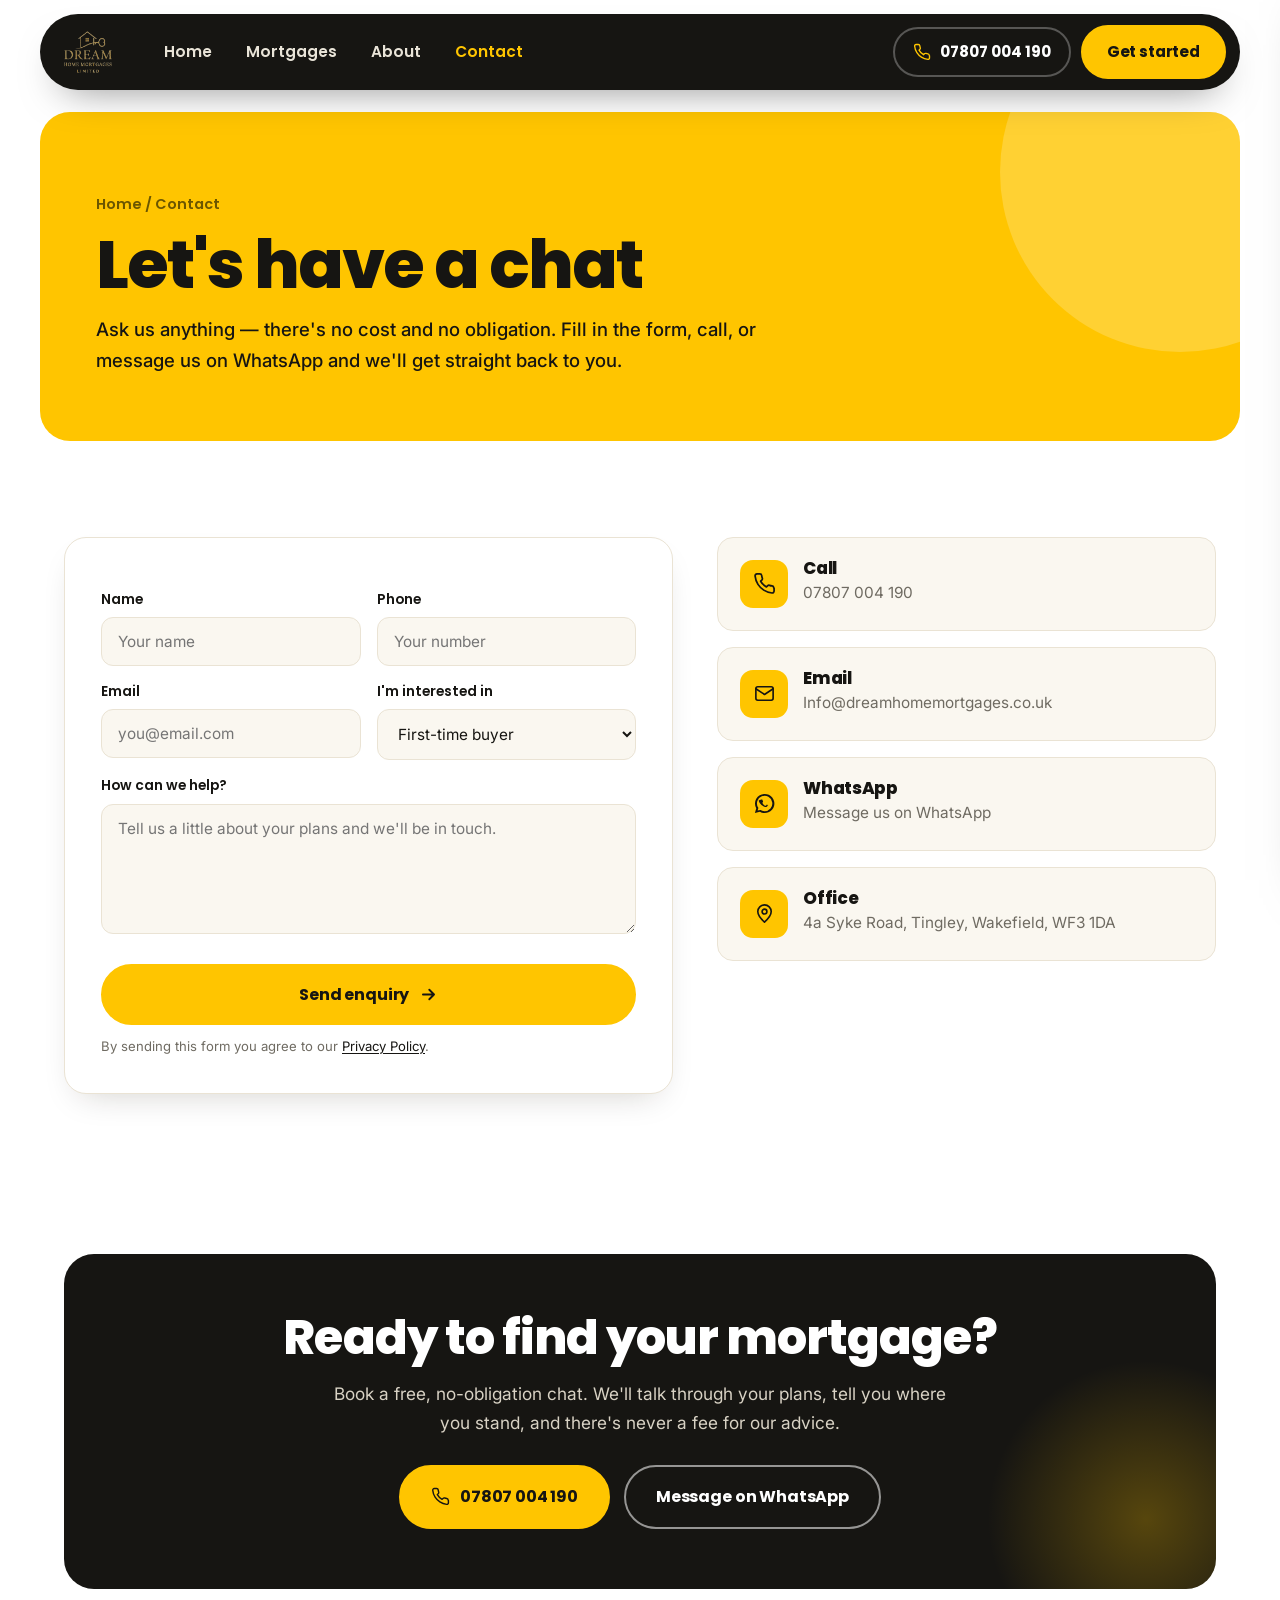
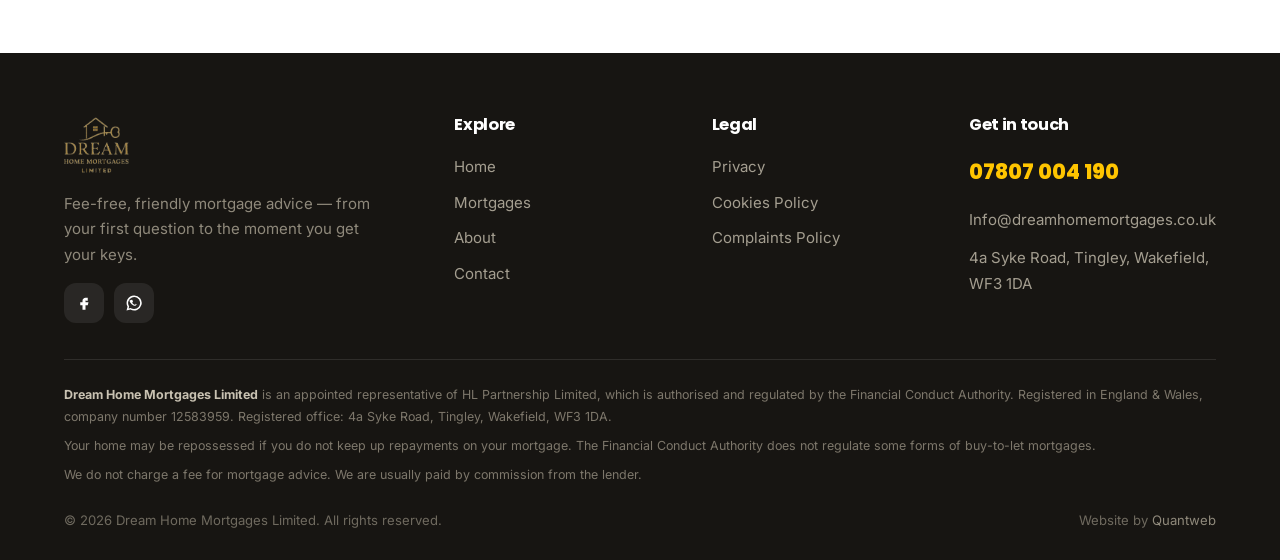
<file: contact.html>
<!doctype html><html lang="en"><head>
<meta charset="utf-8"><meta name="viewport" content="width=device-width,initial-scale=1">
<title>Contact Us — Dream Home Mortgages</title>
<meta name="description" content="Get in touch with Dream Home Mortgages for free, friendly mortgage advice. Call 07807 004 190, email Info@dreamhomemortgages.co.uk or message on WhatsApp. Based in Tingley, Wakefield.">
<link rel="canonical" href="https://www.dreamhomemortgages.co.uk/contact.html">
<meta property="og:type" content="website"><meta property="og:site_name" content="Dream Home Mortgages">
<meta property="og:title" content="Contact Us — Dream Home Mortgages"><meta property="og:description" content="Get in touch with Dream Home Mortgages for free, friendly mortgage advice. Call 07807 004 190, email Info@dreamhomemortgages.co.uk or message on WhatsApp. Based in Tingley, Wakefield.">
<meta property="og:image" content="https://www.dreamhomemortgages.co.uk/assets/hero.jpg"><meta name="theme-color" content="#161512">
<link rel="icon" href="assets/favicon.svg">
<link rel="preconnect" href="https://fonts.googleapis.com"><link rel="preconnect" href="https://fonts.gstatic.com" crossorigin>
<link href="https://fonts.googleapis.com/css2?family=Poppins:wght@500;600;700;800&family=Inter:wght@400;500;600;700&display=swap" rel="stylesheet">
<link rel="stylesheet" href="css/site.css">
</head><body>
<header class="site"><div class="bar">
  <a class="brand" href="index.html" aria-label="Dream Home Mortgages home"><img src="assets/logo.png" alt="Dream Home Mortgages"></a>
  <nav class="nav-links">
    <a href="index.html">Home</a><a href="services.html">Mortgages</a><a href="about.html">About</a><a href="contact.html" class="active">Contact</a>
  </nav>
  <div class="nav-cta">
    <a class="callchip" href="tel:+447807004190"><svg viewBox="0 0 24 24" fill="none" stroke="currentColor" stroke-width="1.8" stroke-linecap="round" stroke-linejoin="round"><path d="M22 16.9v3a2 2 0 0 1-2.2 2 19.8 19.8 0 0 1-8.6-3 19.5 19.5 0 0 1-6-6 19.8 19.8 0 0 1-3-8.6A2 2 0 0 1 4.1 2h3a2 2 0 0 1 2 1.7c.1.9.3 1.8.6 2.6a2 2 0 0 1-.5 2.1L8 9.6a16 16 0 0 0 6 6l1.2-1.2a2 2 0 0 1 2.1-.5c.8.3 1.7.5 2.6.6a2 2 0 0 1 1.7 2z"/></svg><span>07807 004 190<small>Free, friendly advice</small></span></a>
    <a class="btn btn-primary" href="contact.html">Get started</a>
    <button class="burger" data-mm-open aria-label="Open menu"><span></span><span></span><span></span></button>
  </div>
</div></header>
<div class="mm-back" data-mm-close></div>
<aside class="mobile-menu">
  <button class="mm-close" data-mm-close aria-label="Close">&times;</button>
  <a href="index.html">Home</a><a href="services.html">Mortgages</a><a href="about.html">About</a><a href="contact.html">Contact</a>
  <a class="btn btn-primary" href="contact.html">Get started</a>
  <a class="btn btn-ghost" href="tel:+447807004190">Call 07807 004 190</a>
</aside><section class="page-hero"><div class="wrap"><p class="crumb"><a href="index.html">Home</a> / Contact</p><h1>Let's have a chat</h1><p>Ask us anything — there's no cost and no obligation. Fill in the form, call, or message us on WhatsApp and we'll get straight back to you.</p></div></section>
<section class="sec"><div class="wrap">
  <div class="contact-grid">
    <div data-reveal>
      <form class="form" action="https://api.web3forms.com/submit" method="POST">
        <input type="hidden" name="access_key" value="328696b0-c512-49ee-a3df-b75463928da1">
        <input type="hidden" name="subject" value="New enquiry from the Dream Home Mortgages website">
        <input type="checkbox" name="botcheck" style="display:none">
        <div class="row"><div><label for="fn">Name</label><input id="fn" name="name" type="text" placeholder="Your name" required></div><div><label for="ph">Phone</label><input id="ph" name="phone" type="tel" placeholder="Your number" required></div></div>
        <div class="row"><div><label for="em">Email</label><input id="em" name="email" type="email" placeholder="you@email.com" required></div><div><label for="sv">I'm interested in</label><select id="sv" name="enquiry"><option>First-time buyer</option><option>Remortgaging</option><option>Self-employed</option><option>Buy-to-let</option><option>Limited company buy-to-let</option><option>Portfolio landlord</option><option>First-time landlord</option><option>Adverse credit</option><option>Something else</option></select></div></div>
        <label for="ms">How can we help?</label>
        <textarea id="ms" name="message" placeholder="Tell us a little about your plans and we'll be in touch."></textarea>
        <button class="btn btn-primary" type="submit">Send enquiry <svg viewBox="0 0 24 24" fill="none" stroke="currentColor" stroke-width="2.4" stroke-linecap="round" stroke-linejoin="round"><path d="M5 12h14M13 6l6 6-6 6"/></svg></button>
        <p class="form-note">By sending this form you agree to our <a href="privacy.html">Privacy Policy</a>.</p>
      </form>
    </div>
    <div class="cinfo" data-reveal>
      <div class="citem"><div class="ic"><svg viewBox="0 0 24 24" fill="none" stroke="currentColor" stroke-width="1.8" stroke-linecap="round" stroke-linejoin="round"><path d="M22 16.9v3a2 2 0 0 1-2.2 2 19.8 19.8 0 0 1-8.6-3 19.5 19.5 0 0 1-6-6 19.8 19.8 0 0 1-3-8.6A2 2 0 0 1 4.1 2h3a2 2 0 0 1 2 1.7c.1.9.3 1.8.6 2.6a2 2 0 0 1-.5 2.1L8 9.6a16 16 0 0 0 6 6l1.2-1.2a2 2 0 0 1 2.1-.5c.8.3 1.7.5 2.6.6a2 2 0 0 1 1.7 2z"/></svg></div><div><h4>Call</h4><a href="tel:+447807004190">07807 004 190</a></div></div>
      <div class="citem"><div class="ic"><svg viewBox="0 0 24 24" fill="none" stroke="currentColor" stroke-width="1.7" stroke-linecap="round" stroke-linejoin="round"><rect x="3" y="5" width="18" height="14" rx="2"/><path d="m3 7 9 6 9-6"/></svg></div><div><h4>Email</h4><a href="mailto:Info@dreamhomemortgages.co.uk">Info@dreamhomemortgages.co.uk</a></div></div>
      <div class="citem"><div class="ic"><svg viewBox="0 0 24 24" fill="currentColor"><path d="M12 2a10 10 0 0 0-8.6 15L2 22l5.2-1.4A10 10 0 1 0 12 2zm0 18a8 8 0 0 1-4.1-1.1l-.3-.2-2.8.7.8-2.8-.2-.3A8 8 0 1 1 12 20zm4.4-6c-.2-.1-1.4-.7-1.6-.8s-.4-.1-.5.1-.6.8-.8 1-.3.2-.5.1a6.5 6.5 0 0 1-1.9-1.2 7.2 7.2 0 0 1-1.3-1.7c-.1-.2 0-.4.1-.5l.4-.4.2-.4v-.4c0-.1-.5-1.3-.7-1.7s-.4-.4-.5-.4h-.5a1 1 0 0 0-.7.3A2.8 2.8 0 0 0 6 8.8a4.9 4.9 0 0 0 1 2.6 11 11 0 0 0 4.3 3.8c1.6.7 1.9.6 2.2.5a2.4 2.4 0 0 0 1.6-1.1 2 2 0 0 0 .1-1.1c0-.1-.2-.2-.4-.3z"/></svg></div><div><h4>WhatsApp</h4><a href="https://wa.me/447807004190" target="_blank" rel="noopener">Message us on WhatsApp</a></div></div>
      <div class="citem"><div class="ic"><svg viewBox="0 0 24 24" fill="none" stroke="currentColor" stroke-width="1.7" stroke-linecap="round" stroke-linejoin="round"><path d="M12 21s7-6.3 7-11a7 7 0 1 0-14 0c0 4.7 7 11 7 11z"/><circle cx="12" cy="10" r="2.5"/></svg></div><div><h4>Office</h4><p>4a Syke Road, Tingley, Wakefield, WF3 1DA</p></div></div>
    </div>
  </div>
</div></section>


<section class="sec-tight"><div class="wrap">
  <div class="cta-band" data-reveal>
    <h2>Ready to find your mortgage?</h2>
    <p>Book a free, no-obligation chat. We'll talk through your plans, tell you where you stand, and there's never a fee for our advice.</p>
    <div class="cta-row"><a class="btn btn-primary" href="tel:+447807004190"><svg viewBox="0 0 24 24" fill="none" stroke="currentColor" stroke-width="1.8" stroke-linecap="round" stroke-linejoin="round"><path d="M22 16.9v3a2 2 0 0 1-2.2 2 19.8 19.8 0 0 1-8.6-3 19.5 19.5 0 0 1-6-6 19.8 19.8 0 0 1-3-8.6A2 2 0 0 1 4.1 2h3a2 2 0 0 1 2 1.7c.1.9.3 1.8.6 2.6a2 2 0 0 1-.5 2.1L8 9.6a16 16 0 0 0 6 6l1.2-1.2a2 2 0 0 1 2.1-.5c.8.3 1.7.5 2.6.6a2 2 0 0 1 1.7 2z"/></svg> 07807 004 190</a><a class="btn btn-outline-w" href="https://wa.me/447807004190" target="_blank" rel="noopener">Message on WhatsApp</a></div>
  </div>
</div></section>
<footer class="site"><div class="wrap">
  <div class="cols">
    <div class="fbrand"><img src="assets/logo.png" alt="Dream Home Mortgages"><p>Fee-free, friendly mortgage advice — from your first question to the moment you get your keys.</p>
      <div class="fsoc"><a href="https://www.facebook.com/dreamhomemortgages2020" target="_blank" rel="noopener" aria-label="Facebook"><svg viewBox="0 0 24 24" fill="currentColor"><path d="M14 9h3V5h-3c-2.2 0-4 1.8-4 4v2H7v4h3v6h4v-6h3l1-4h-4V9a1 1 0 0 1 1-1z"/></svg></a><a href="https://wa.me/447807004190" target="_blank" rel="noopener" aria-label="WhatsApp"><svg viewBox="0 0 24 24" fill="currentColor"><path d="M12 2a10 10 0 0 0-8.6 15L2 22l5.2-1.4A10 10 0 1 0 12 2zm0 18a8 8 0 0 1-4.1-1.1l-.3-.2-2.8.7.8-2.8-.2-.3A8 8 0 1 1 12 20zm4.4-6c-.2-.1-1.4-.7-1.6-.8s-.4-.1-.5.1-.6.8-.8 1-.3.2-.5.1a6.5 6.5 0 0 1-1.9-1.2 7.2 7.2 0 0 1-1.3-1.7c-.1-.2 0-.4.1-.5l.4-.4.2-.4v-.4c0-.1-.5-1.3-.7-1.7s-.4-.4-.5-.4h-.5a1 1 0 0 0-.7.3A2.8 2.8 0 0 0 6 8.8a4.9 4.9 0 0 0 1 2.6 11 11 0 0 0 4.3 3.8c1.6.7 1.9.6 2.2.5a2.4 2.4 0 0 0 1.6-1.1 2 2 0 0 0 .1-1.1c0-.1-.2-.2-.4-.3z"/></svg></a></div>
    </div>
    <div class="col"><h4>Explore</h4><a href="index.html">Home</a><a href="services.html">Mortgages</a><a href="about.html">About</a><a href="contact.html">Contact</a></div>
    <div class="col"><h4>Legal</h4><a href="privacy.html">Privacy</a><a href="privacy.html#cookies">Cookies Policy</a><a href="#">Complaints Policy</a></div>
    <div class="col fcontact"><h4>Get in touch</h4>
      <a class="big" href="tel:+447807004190">07807 004 190</a>
      <a href="mailto:Info@dreamhomemortgages.co.uk">Info@dreamhomemortgages.co.uk</a>
      <p style="margin-top:8px">4a Syke Road, Tingley, Wakefield, WF3 1DA</p>
    </div>
  </div>
  <div class="reg">
    <p><strong style="color:#c9c2b2">Dream Home Mortgages Limited</strong> is an appointed representative of HL Partnership Limited, which is authorised and regulated by the Financial Conduct Authority. Registered in England &amp; Wales, company number 12583959. Registered office: 4a Syke Road, Tingley, Wakefield, WF3 1DA.</p>
    <p>Your home may be repossessed if you do not keep up repayments on your mortgage. The Financial Conduct Authority does not regulate some forms of buy-to-let mortgages.</p>
    <p>We do not charge a fee for mortgage advice. We are usually paid by commission from the lender.</p>
  </div>
  <div class="foot-bot"><span>&copy; 2026 Dream Home Mortgages Limited. All rights reserved.</span><span>Website by <a href="https://quantweb.co.uk" target="_blank" rel="noopener">Quantweb</a></span></div>
</div></footer>
<script src="js/site.js"></script>
</body></html>
</file>
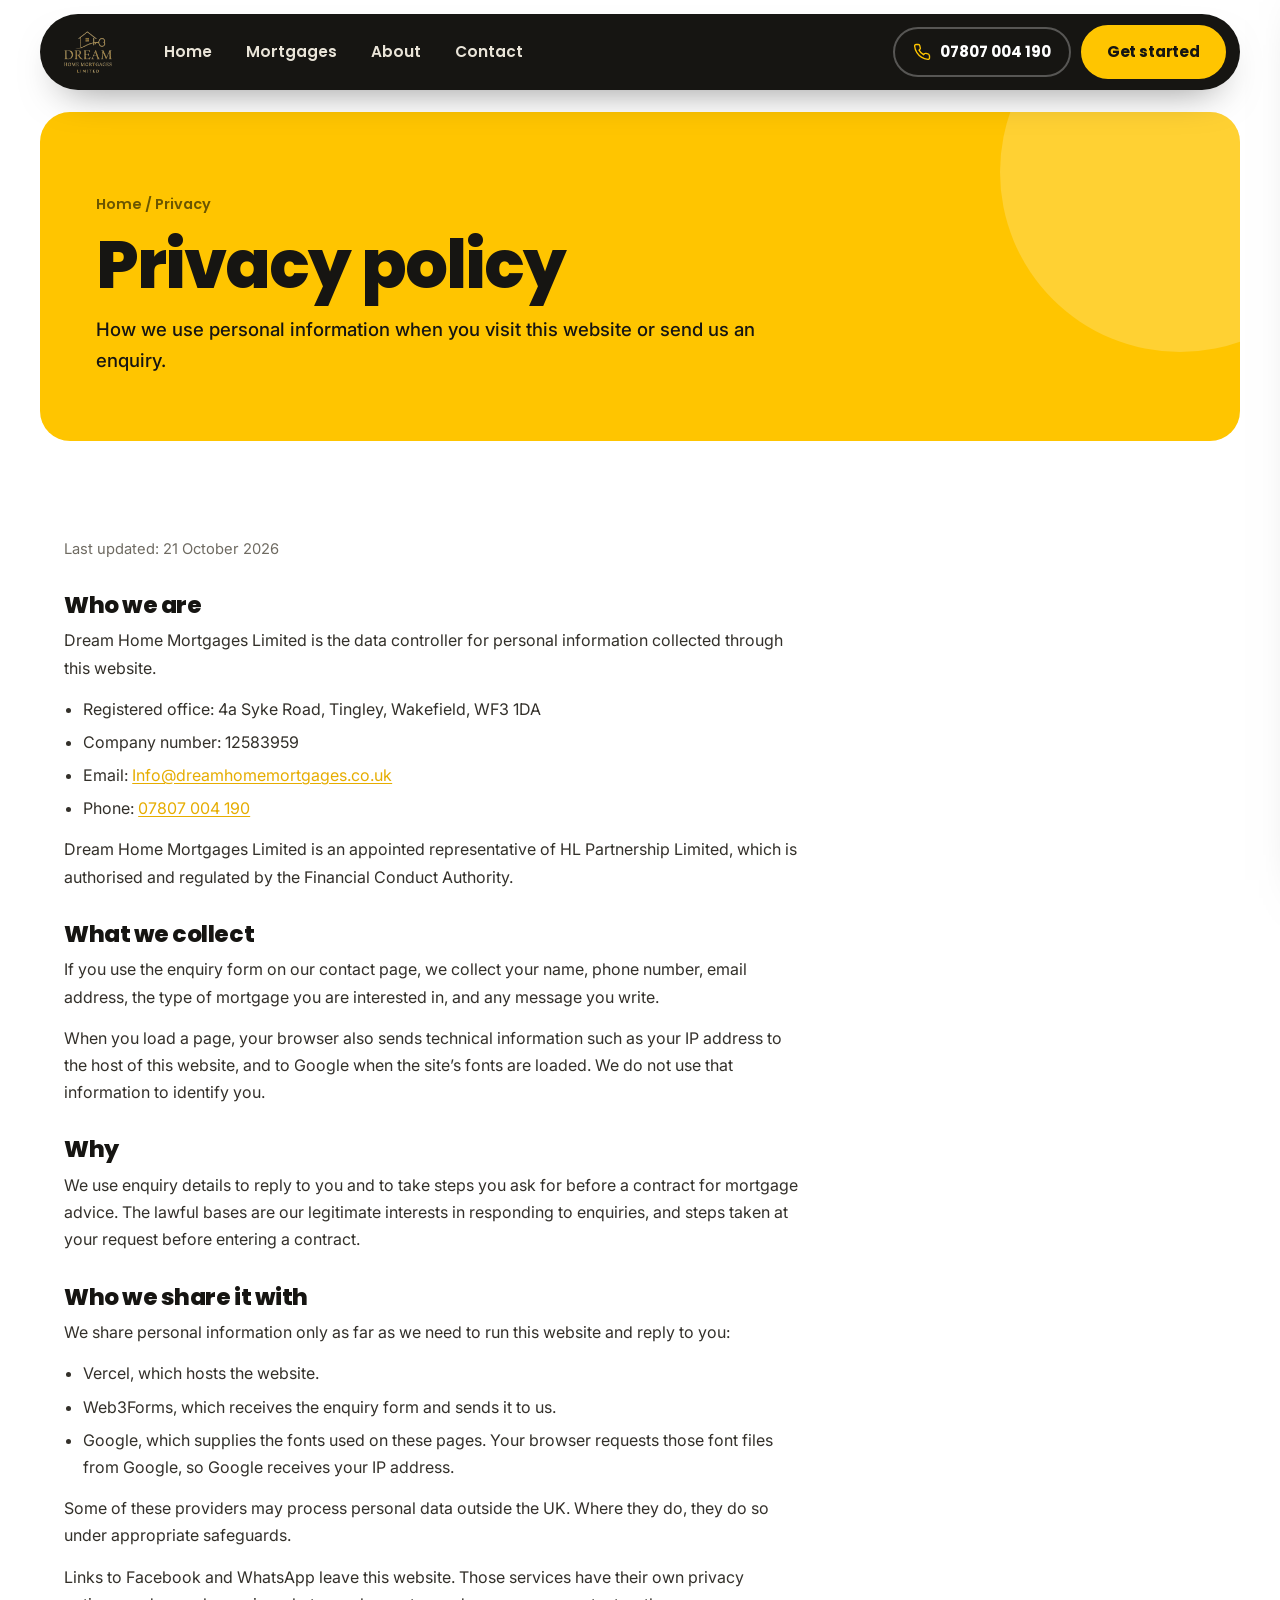
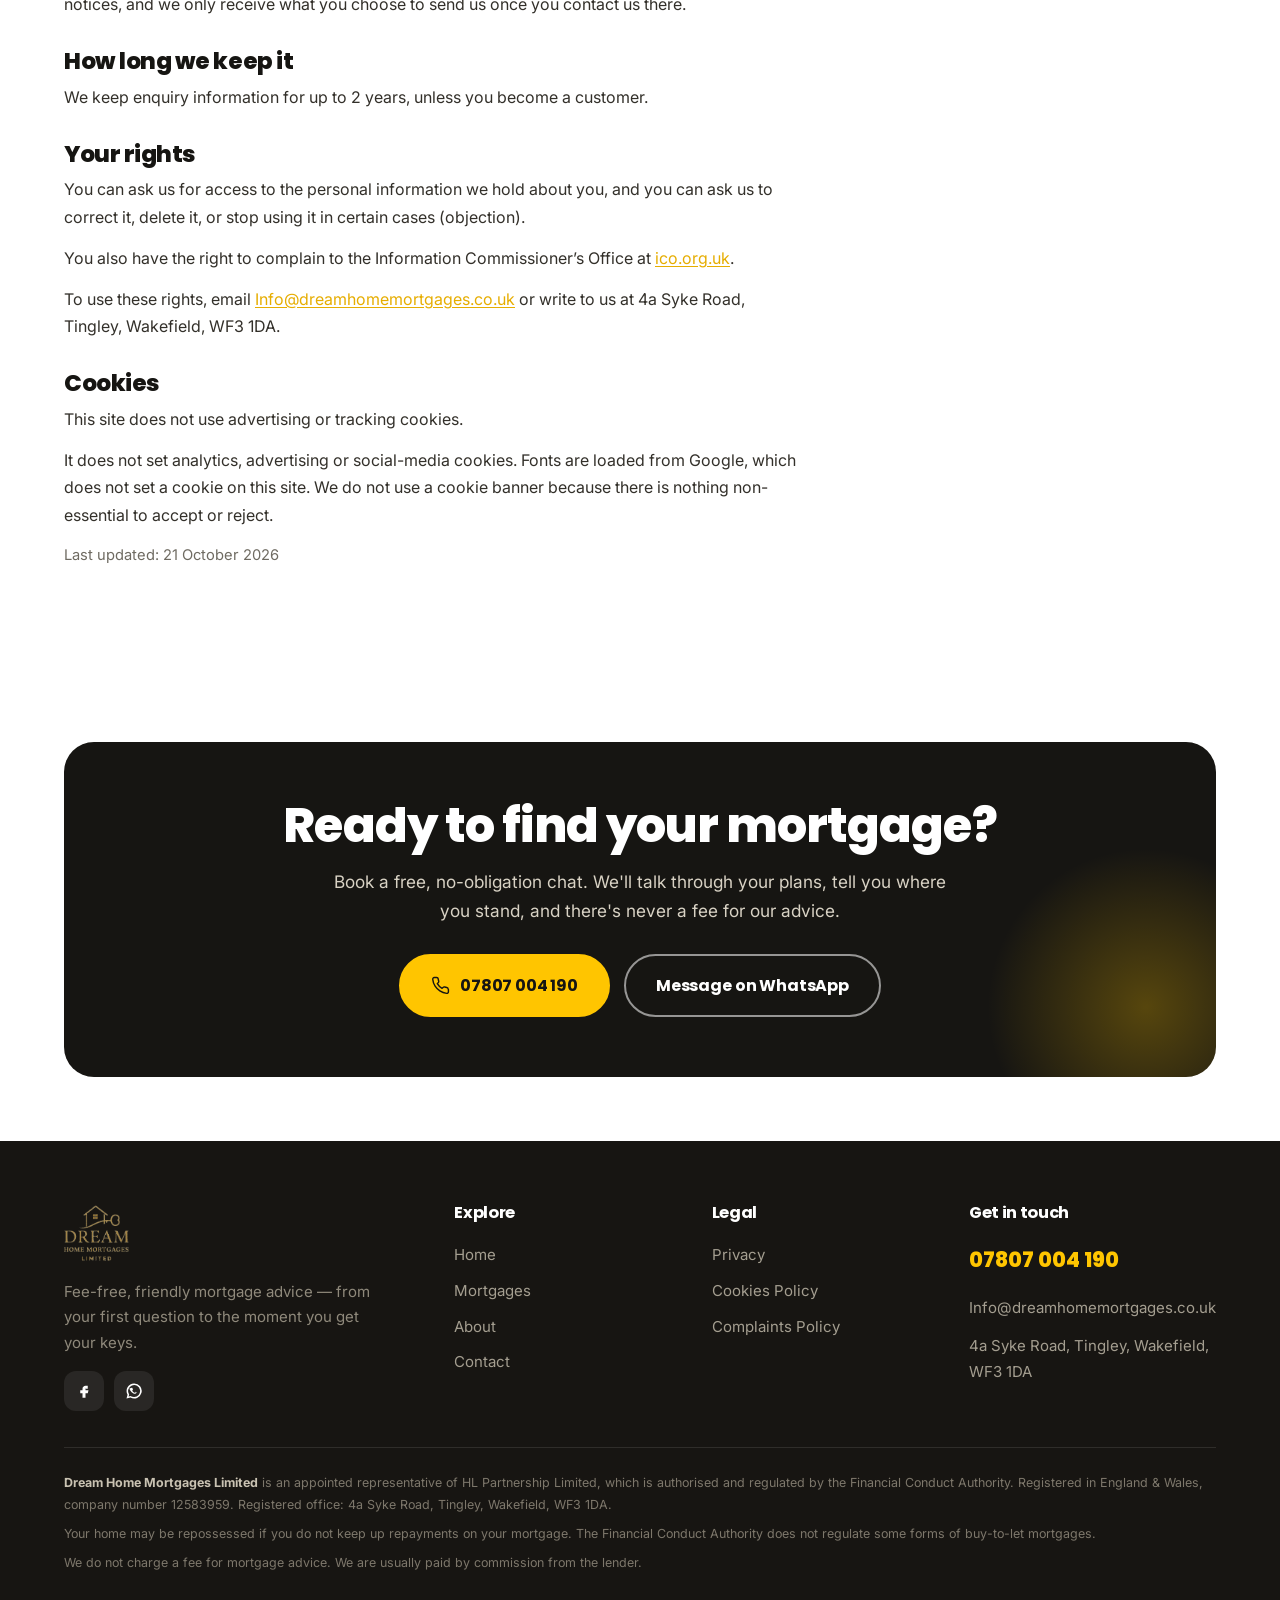
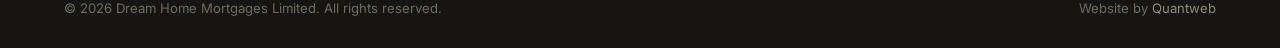
<file: privacy.html>
<!doctype html><html lang="en"><head>
<meta charset="utf-8"><meta name="viewport" content="width=device-width,initial-scale=1">
<title>Privacy Policy — Dream Home Mortgages</title>
<meta name="description" content="How Dream Home Mortgages Limited uses personal information collected through this website, including enquiries, sharing and cookies.">
<link rel="canonical" href="https://www.dreamhomemortgages.co.uk/privacy.html">
<meta property="og:type" content="website"><meta property="og:site_name" content="Dream Home Mortgages">
<meta property="og:title" content="Privacy Policy — Dream Home Mortgages"><meta property="og:description" content="How Dream Home Mortgages Limited uses personal information collected through this website, including enquiries, sharing and cookies.">
<meta property="og:image" content="https://www.dreamhomemortgages.co.uk/assets/hero.jpg"><meta name="theme-color" content="#161512">
<link rel="icon" href="assets/favicon.svg">
<link rel="preconnect" href="https://fonts.googleapis.com"><link rel="preconnect" href="https://fonts.gstatic.com" crossorigin>
<link href="https://fonts.googleapis.com/css2?family=Poppins:wght@500;600;700;800&family=Inter:wght@400;500;600;700&display=swap" rel="stylesheet">
<link rel="stylesheet" href="css/site.css">
</head><body>
<header class="site"><div class="bar">
  <a class="brand" href="index.html" aria-label="Dream Home Mortgages home"><img src="assets/logo.png" alt="Dream Home Mortgages"></a>
  <nav class="nav-links">
    <a href="index.html">Home</a><a href="services.html">Mortgages</a><a href="about.html">About</a><a href="contact.html">Contact</a>
  </nav>
  <div class="nav-cta">
    <a class="callchip" href="tel:+447807004190"><svg viewBox="0 0 24 24" fill="none" stroke="currentColor" stroke-width="1.8" stroke-linecap="round" stroke-linejoin="round"><path d="M22 16.9v3a2 2 0 0 1-2.2 2 19.8 19.8 0 0 1-8.6-3 19.5 19.5 0 0 1-6-6 19.8 19.8 0 0 1-3-8.6A2 2 0 0 1 4.1 2h3a2 2 0 0 1 2 1.7c.1.9.3 1.8.6 2.6a2 2 0 0 1-.5 2.1L8 9.6a16 16 0 0 0 6 6l1.2-1.2a2 2 0 0 1 2.1-.5c.8.3 1.7.5 2.6.6a2 2 0 0 1 1.7 2z"/></svg><span>07807 004 190<small>Free, friendly advice</small></span></a>
    <a class="btn btn-primary" href="contact.html">Get started</a>
    <button class="burger" data-mm-open aria-label="Open menu"><span></span><span></span><span></span></button>
  </div>
</div></header>
<div class="mm-back" data-mm-close></div>
<aside class="mobile-menu">
  <button class="mm-close" data-mm-close aria-label="Close">&times;</button>
  <a href="index.html">Home</a><a href="services.html">Mortgages</a><a href="about.html">About</a><a href="contact.html">Contact</a>
  <a class="btn btn-primary" href="contact.html">Get started</a>
  <a class="btn btn-ghost" href="tel:+447807004190">Call 07807 004 190</a>
</aside>
<section class="page-hero"><div class="wrap"><p class="crumb"><a href="index.html">Home</a> / Privacy</p><h1>Privacy policy</h1><p>How we use personal information when you visit this website or send us an enquiry.</p></div></section>
<section class="sec"><div class="wrap">
  <div class="legal">
    <p class="updated">Last updated: 21 October 2026</p>

    <h2>Who we are</h2>
    <p>Dream Home Mortgages Limited is the data controller for personal information collected through this website.</p>
    <ul>
      <li>Registered office: 4a Syke Road, Tingley, Wakefield, WF3 1DA</li>
      <li>Company number: 12583959</li>
      <li>Email: <a href="mailto:Info@dreamhomemortgages.co.uk">Info@dreamhomemortgages.co.uk</a></li>
      <li>Phone: <a href="tel:+447807004190">07807 004 190</a></li>
    </ul>
    <p>Dream Home Mortgages Limited is an appointed representative of HL Partnership Limited, which is authorised and regulated by the Financial Conduct Authority.</p>

    <h2>What we collect</h2>
    <p>If you use the enquiry form on our contact page, we collect your name, phone number, email address, the type of mortgage you are interested in, and any message you write.</p>
    <p>When you load a page, your browser also sends technical information such as your IP address to the host of this website, and to Google when the site’s fonts are loaded. We do not use that information to identify you.</p>

    <h2>Why</h2>
    <p>We use enquiry details to reply to you and to take steps you ask for before a contract for mortgage advice. The lawful bases are our legitimate interests in responding to enquiries, and steps taken at your request before entering a contract.</p>

    <h2>Who we share it with</h2>
    <p>We share personal information only as far as we need to run this website and reply to you:</p>
    <ul>
      <li>Vercel, which hosts the website.</li>
      <li>Web3Forms, which receives the enquiry form and sends it to us.</li>
      <li>Google, which supplies the fonts used on these pages. Your browser requests those font files from Google, so Google receives your IP address.</li>
    </ul>
    <p>Some of these providers may process personal data outside the UK. Where they do, they do so under appropriate safeguards.</p>
    <p>Links to Facebook and WhatsApp leave this website. Those services have their own privacy notices, and we only receive what you choose to send us once you contact us there.</p>

    <h2>How long we keep it</h2>
    <p>We keep enquiry information for up to 2 years, unless you become a customer.</p>

    <h2>Your rights</h2>
    <p>You can ask us for access to the personal information we hold about you, and you can ask us to correct it, delete it, or stop using it in certain cases (objection).</p>
    <p>You also have the right to complain to the Information Commissioner’s Office at <a href="https://ico.org.uk" target="_blank" rel="noopener">ico.org.uk</a>.</p>
    <p>To use these rights, email <a href="mailto:Info@dreamhomemortgages.co.uk">Info@dreamhomemortgages.co.uk</a> or write to us at 4a Syke Road, Tingley, Wakefield, WF3 1DA.</p>

    <h2 id="cookies">Cookies</h2>
    <p>This site does not use advertising or tracking cookies.</p>
    <p>It does not set analytics, advertising or social-media cookies. Fonts are loaded from Google, which does not set a cookie on this site. We do not use a cookie banner because there is nothing non-essential to accept or reject.</p>

    <p class="updated">Last updated: 21 October 2026</p>
  </div>
</div></section>
<section class="sec-tight"><div class="wrap">
  <div class="cta-band" data-reveal>
    <h2>Ready to find your mortgage?</h2>
    <p>Book a free, no-obligation chat. We'll talk through your plans, tell you where you stand, and there's never a fee for our advice.</p>
    <div class="cta-row"><a class="btn btn-primary" href="tel:+447807004190"><svg viewBox="0 0 24 24" fill="none" stroke="currentColor" stroke-width="1.8" stroke-linecap="round" stroke-linejoin="round"><path d="M22 16.9v3a2 2 0 0 1-2.2 2 19.8 19.8 0 0 1-8.6-3 19.5 19.5 0 0 1-6-6 19.8 19.8 0 0 1-3-8.6A2 2 0 0 1 4.1 2h3a2 2 0 0 1 2 1.7c.1.9.3 1.8.6 2.6a2 2 0 0 1-.5 2.1L8 9.6a16 16 0 0 0 6 6l1.2-1.2a2 2 0 0 1 2.1-.5c.8.3 1.7.5 2.6.6a2 2 0 0 1 1.7 2z"/></svg> 07807 004 190</a><a class="btn btn-outline-w" href="https://wa.me/447807004190" target="_blank" rel="noopener">Message on WhatsApp</a></div>
  </div>
</div></section>
<footer class="site"><div class="wrap">
  <div class="cols">
    <div class="fbrand"><img src="assets/logo.png" alt="Dream Home Mortgages"><p>Fee-free, friendly mortgage advice — from your first question to the moment you get your keys.</p>
      <div class="fsoc"><a href="https://www.facebook.com/dreamhomemortgages2020" target="_blank" rel="noopener" aria-label="Facebook"><svg viewBox="0 0 24 24" fill="currentColor"><path d="M14 9h3V5h-3c-2.2 0-4 1.8-4 4v2H7v4h3v6h4v-6h3l1-4h-4V9a1 1 0 0 1 1-1z"/></svg></a><a href="https://wa.me/447807004190" target="_blank" rel="noopener" aria-label="WhatsApp"><svg viewBox="0 0 24 24" fill="currentColor"><path d="M12 2a10 10 0 0 0-8.6 15L2 22l5.2-1.4A10 10 0 1 0 12 2zm0 18a8 8 0 0 1-4.1-1.1l-.3-.2-2.8.7.8-2.8-.2-.3A8 8 0 1 1 12 20zm4.4-6c-.2-.1-1.4-.7-1.6-.8s-.4-.1-.5.1-.6.8-.8 1-.3.2-.5.1a6.5 6.5 0 0 1-1.9-1.2 7.2 7.2 0 0 1-1.3-1.7c-.1-.2 0-.4.1-.5l.4-.4.2-.4v-.4c0-.1-.5-1.3-.7-1.7s-.4-.4-.5-.4h-.5a1 1 0 0 0-.7.3A2.8 2.8 0 0 0 6 8.8a4.9 4.9 0 0 0 1 2.6 11 11 0 0 0 4.3 3.8c1.6.7 1.9.6 2.2.5a2.4 2.4 0 0 0 1.6-1.1 2 2 0 0 0 .1-1.1c0-.1-.2-.2-.4-.3z"/></svg></a></div>
    </div>
    <div class="col"><h4>Explore</h4><a href="index.html">Home</a><a href="services.html">Mortgages</a><a href="about.html">About</a><a href="contact.html">Contact</a></div>
    <div class="col"><h4>Legal</h4><a href="privacy.html">Privacy</a><a href="privacy.html#cookies">Cookies Policy</a><a href="#">Complaints Policy</a></div>
    <div class="col fcontact"><h4>Get in touch</h4>
      <a class="big" href="tel:+447807004190">07807 004 190</a>
      <a href="mailto:Info@dreamhomemortgages.co.uk">Info@dreamhomemortgages.co.uk</a>
      <p style="margin-top:8px">4a Syke Road, Tingley, Wakefield, WF3 1DA</p>
    </div>
  </div>
  <div class="reg">
    <p><strong style="color:#c9c2b2">Dream Home Mortgages Limited</strong> is an appointed representative of HL Partnership Limited, which is authorised and regulated by the Financial Conduct Authority. Registered in England &amp; Wales, company number 12583959. Registered office: 4a Syke Road, Tingley, Wakefield, WF3 1DA.</p>
    <p>Your home may be repossessed if you do not keep up repayments on your mortgage. The Financial Conduct Authority does not regulate some forms of buy-to-let mortgages.</p>
    <p>We do not charge a fee for mortgage advice. We are usually paid by commission from the lender.</p>
  </div>
  <div class="foot-bot"><span>&copy; 2026 Dream Home Mortgages Limited. All rights reserved.</span><span>Website by <a href="https://quantweb.co.uk" target="_blank" rel="noopener">Quantweb</a></span></div>
</div></footer>
<script src="js/site.js"></script>
</body></html>
</file>
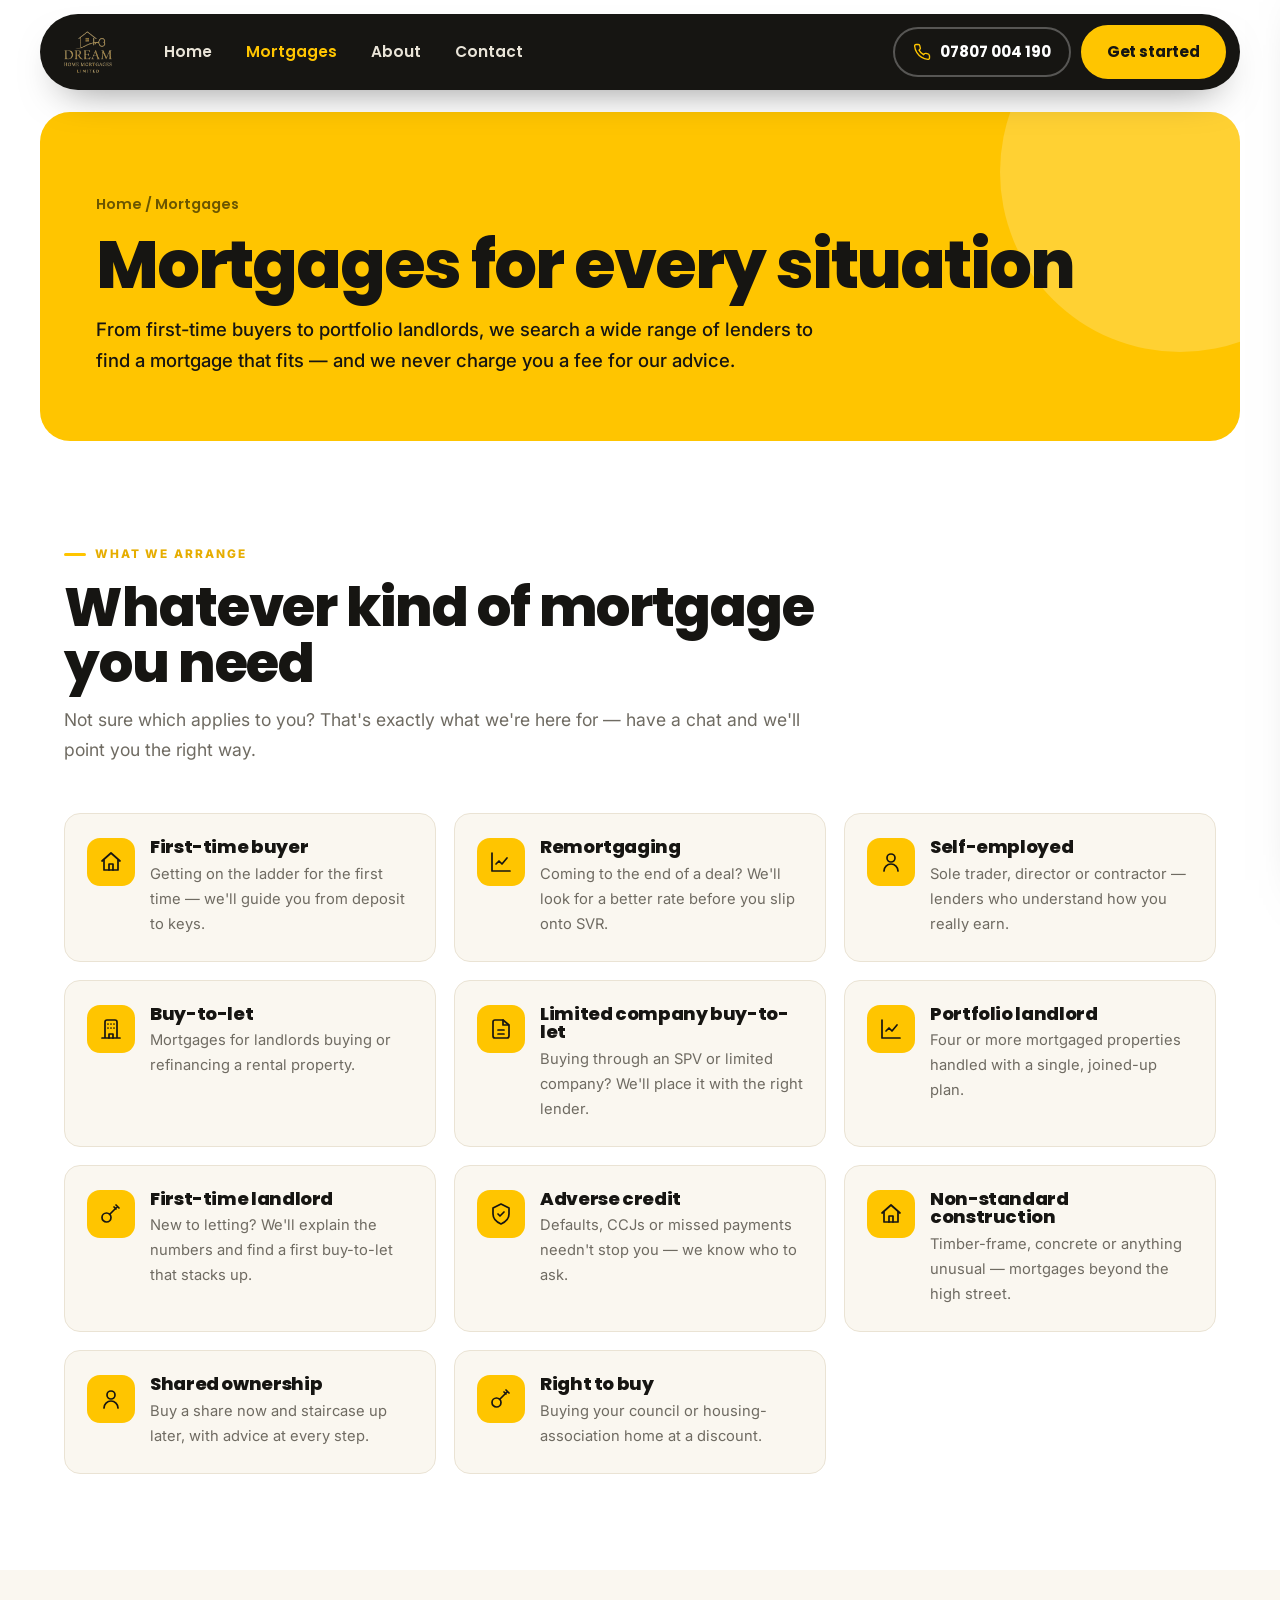
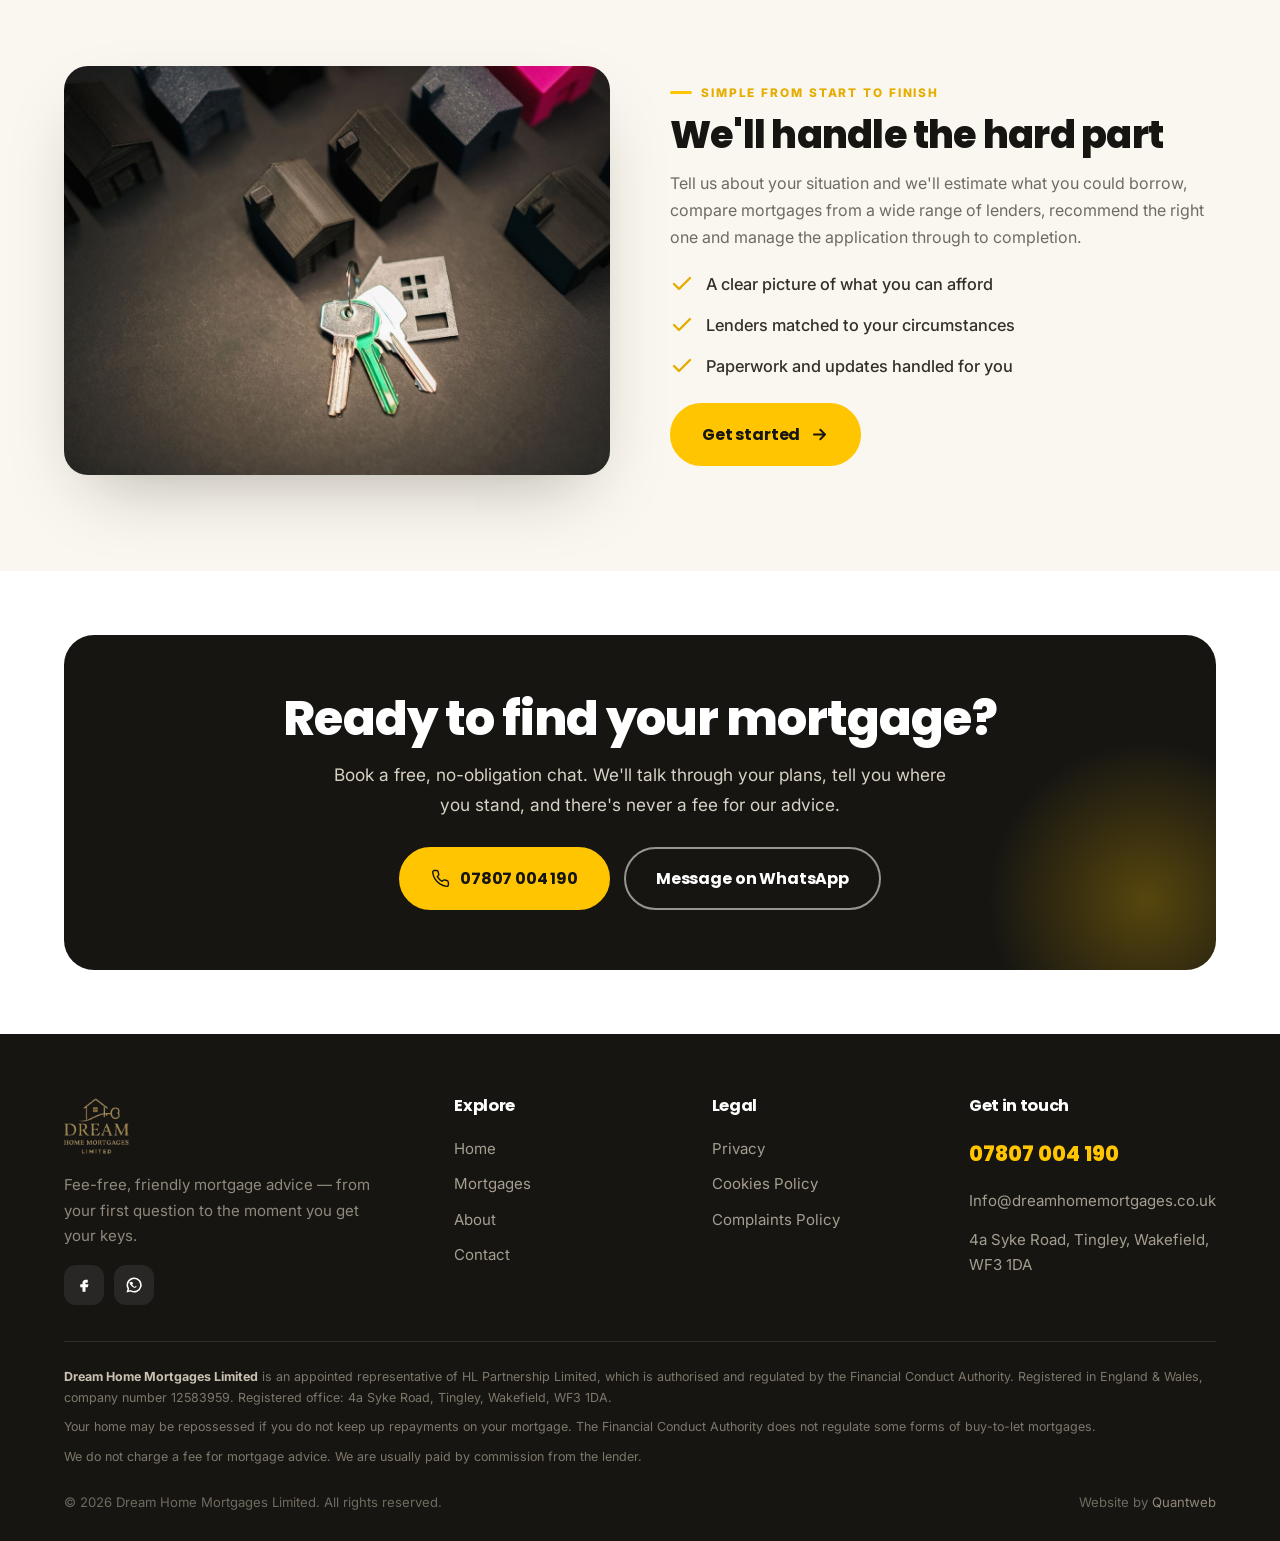
<file: services.html>
<!doctype html><html lang="en"><head>
<meta charset="utf-8"><meta name="viewport" content="width=device-width,initial-scale=1">
<title>Mortgages We Arrange — Dream Home Mortgages</title>
<meta name="description" content="First-time buyer, remortgage, self-employed, buy-to-let, limited company, portfolio landlord, adverse credit, shared ownership, right to buy and more — fee-free mortgage advice from Dream Home Mortgages.">
<link rel="canonical" href="https://www.dreamhomemortgages.co.uk/services.html">
<meta property="og:type" content="website"><meta property="og:site_name" content="Dream Home Mortgages">
<meta property="og:title" content="Mortgages We Arrange — Dream Home Mortgages"><meta property="og:description" content="First-time buyer, remortgage, self-employed, buy-to-let, limited company, portfolio landlord, adverse credit, shared ownership, right to buy and more — fee-free mortgage advice from Dream Home Mortgages.">
<meta property="og:image" content="https://www.dreamhomemortgages.co.uk/assets/hero.jpg"><meta name="theme-color" content="#161512">
<link rel="icon" href="assets/favicon.svg">
<link rel="preconnect" href="https://fonts.googleapis.com"><link rel="preconnect" href="https://fonts.gstatic.com" crossorigin>
<link href="https://fonts.googleapis.com/css2?family=Poppins:wght@500;600;700;800&family=Inter:wght@400;500;600;700&display=swap" rel="stylesheet">
<link rel="stylesheet" href="css/site.css">
</head><body>
<header class="site"><div class="bar">
  <a class="brand" href="index.html" aria-label="Dream Home Mortgages home"><img src="assets/logo.png" alt="Dream Home Mortgages"></a>
  <nav class="nav-links">
    <a href="index.html">Home</a><a href="services.html" class="active">Mortgages</a><a href="about.html">About</a><a href="contact.html">Contact</a>
  </nav>
  <div class="nav-cta">
    <a class="callchip" href="tel:+447807004190"><svg viewBox="0 0 24 24" fill="none" stroke="currentColor" stroke-width="1.8" stroke-linecap="round" stroke-linejoin="round"><path d="M22 16.9v3a2 2 0 0 1-2.2 2 19.8 19.8 0 0 1-8.6-3 19.5 19.5 0 0 1-6-6 19.8 19.8 0 0 1-3-8.6A2 2 0 0 1 4.1 2h3a2 2 0 0 1 2 1.7c.1.9.3 1.8.6 2.6a2 2 0 0 1-.5 2.1L8 9.6a16 16 0 0 0 6 6l1.2-1.2a2 2 0 0 1 2.1-.5c.8.3 1.7.5 2.6.6a2 2 0 0 1 1.7 2z"/></svg><span>07807 004 190<small>Free, friendly advice</small></span></a>
    <a class="btn btn-primary" href="contact.html">Get started</a>
    <button class="burger" data-mm-open aria-label="Open menu"><span></span><span></span><span></span></button>
  </div>
</div></header>
<div class="mm-back" data-mm-close></div>
<aside class="mobile-menu">
  <button class="mm-close" data-mm-close aria-label="Close">&times;</button>
  <a href="index.html">Home</a><a href="services.html">Mortgages</a><a href="about.html">About</a><a href="contact.html">Contact</a>
  <a class="btn btn-primary" href="contact.html">Get started</a>
  <a class="btn btn-ghost" href="tel:+447807004190">Call 07807 004 190</a>
</aside><section class="page-hero"><div class="wrap"><p class="crumb"><a href="index.html">Home</a> / Mortgages</p><h1>Mortgages for every situation</h1><p>From first-time buyers to portfolio landlords, we search a wide range of lenders to find a mortgage that fits — and we never charge you a fee for our advice.</p></div></section>
<section class="sec"><div class="wrap">
  <div class="sec-head" data-reveal><span class="eyebrow">What we arrange</span><h2>Whatever kind of mortgage you need</h2><p>Not sure which applies to you? That's exactly what we're here for — have a chat and we'll point you the right way.</p></div>
  <div class="svc-list"><div class="svc-item" data-reveal><div class="ic"><svg viewBox="0 0 24 24" fill="none" stroke="currentColor" stroke-width="1.7" stroke-linecap="round" stroke-linejoin="round"><path d="M3 11 12 3l9 8"/><path d="M5 10v10h14V10"/><path d="M10 20v-6h4v6"/></svg></div><div><h3>First-time buyer</h3><p>Getting on the ladder for the first time — we'll guide you from deposit to keys.</p></div></div><div class="svc-item" data-reveal><div class="ic"><svg viewBox="0 0 24 24" fill="none" stroke="currentColor" stroke-width="1.7" stroke-linecap="round" stroke-linejoin="round"><path d="M3 3v18h18"/><path d="m7 14 3-3 3 3 5-6"/></svg></div><div><h3>Remortgaging</h3><p>Coming to the end of a deal? We'll look for a better rate before you slip onto SVR.</p></div></div><div class="svc-item" data-reveal><div class="ic"><svg viewBox="0 0 24 24" fill="none" stroke="currentColor" stroke-width="1.7" stroke-linecap="round" stroke-linejoin="round"><circle cx="12" cy="8" r="4"/><path d="M5 21a7 7 0 0 1 14 0"/></svg></div><div><h3>Self-employed</h3><p>Sole trader, director or contractor — lenders who understand how you really earn.</p></div></div><div class="svc-item" data-reveal><div class="ic"><svg viewBox="0 0 24 24" fill="none" stroke="currentColor" stroke-width="1.7" stroke-linecap="round" stroke-linejoin="round"><path d="M3 21h18M6 21V5a2 2 0 0 1 2-2h8a2 2 0 0 1 2 2v16"/><path d="M9 7h.01M12 7h.01M15 7h.01M9 11h.01M12 11h.01M15 11h.01M10 21v-4h4v4"/></svg></div><div><h3>Buy-to-let</h3><p>Mortgages for landlords buying or refinancing a rental property.</p></div></div><div class="svc-item" data-reveal><div class="ic"><svg viewBox="0 0 24 24" fill="none" stroke="currentColor" stroke-width="1.7" stroke-linecap="round" stroke-linejoin="round"><path d="M14 3v5h5"/><path d="M14 3H6a2 2 0 0 0-2 2v14a2 2 0 0 0 2 2h12a2 2 0 0 0 2-2V8z"/><path d="M9 13h6M9 17h6"/></svg></div><div><h3>Limited company buy-to-let</h3><p>Buying through an SPV or limited company? We'll place it with the right lender.</p></div></div><div class="svc-item" data-reveal><div class="ic"><svg viewBox="0 0 24 24" fill="none" stroke="currentColor" stroke-width="1.7" stroke-linecap="round" stroke-linejoin="round"><path d="M3 3v18h18"/><path d="m7 14 3-3 3 3 5-6"/></svg></div><div><h3>Portfolio landlord</h3><p>Four or more mortgaged properties handled with a single, joined-up plan.</p></div></div><div class="svc-item" data-reveal><div class="ic"><svg viewBox="0 0 24 24" fill="none" stroke="currentColor" stroke-width="1.7" stroke-linecap="round" stroke-linejoin="round"><circle cx="7.5" cy="15.5" r="4.5"/><path d="m10.5 12.5 8-8M17 3l3 3M15 5l2 2"/></svg></div><div><h3>First-time landlord</h3><p>New to letting? We'll explain the numbers and find a first buy-to-let that stacks up.</p></div></div><div class="svc-item" data-reveal><div class="ic"><svg viewBox="0 0 24 24" fill="none" stroke="currentColor" stroke-width="1.7" stroke-linecap="round" stroke-linejoin="round"><path d="M12 2 4 6v6c0 5 3.5 8 8 10 4.5-2 8-5 8-10V6z"/><path d="m9 12 2 2 4-4"/></svg></div><div><h3>Adverse credit</h3><p>Defaults, CCJs or missed payments needn't stop you — we know who to ask.</p></div></div><div class="svc-item" data-reveal><div class="ic"><svg viewBox="0 0 24 24" fill="none" stroke="currentColor" stroke-width="1.7" stroke-linecap="round" stroke-linejoin="round"><path d="M3 11 12 3l9 8"/><path d="M5 10v10h14V10"/><path d="M10 20v-6h4v6"/></svg></div><div><h3>Non-standard construction</h3><p>Timber-frame, concrete or anything unusual — mortgages beyond the high street.</p></div></div><div class="svc-item" data-reveal><div class="ic"><svg viewBox="0 0 24 24" fill="none" stroke="currentColor" stroke-width="1.7" stroke-linecap="round" stroke-linejoin="round"><circle cx="12" cy="8" r="4"/><path d="M5 21a7 7 0 0 1 14 0"/></svg></div><div><h3>Shared ownership</h3><p>Buy a share now and staircase up later, with advice at every step.</p></div></div><div class="svc-item" data-reveal><div class="ic"><svg viewBox="0 0 24 24" fill="none" stroke="currentColor" stroke-width="1.7" stroke-linecap="round" stroke-linejoin="round"><circle cx="7.5" cy="15.5" r="4.5"/><path d="m10.5 12.5 8-8M17 3l3 3M15 5l2 2"/></svg></div><div><h3>Right to buy</h3><p>Buying your council or housing-association home at a discount.</p></div></div></div>
</div></section>
<section class="sec" style="background:var(--bg2)"><div class="wrap">
  <div class="split">
    <div class="media" data-reveal><img src="assets/keys.jpg" alt="House keys — the goal of every mortgage we arrange"></div>
    <div class="about-copy" data-reveal>
      <span class="eyebrow">Simple from start to finish</span>
      <h2 style="font-size:clamp(1.8rem,3.2vw,2.4rem);margin:12px 0 16px">We'll handle the hard part</h2>
      <p>Tell us about your situation and we'll estimate what you could borrow, compare mortgages from a wide range of lenders, recommend the right one and manage the application through to completion.</p>
      <ul class="mini-list"><li><svg viewBox="0 0 24 24" fill="none" stroke="currentColor" stroke-width="2.4" stroke-linecap="round" stroke-linejoin="round"><path d="m20 6-11 11-5-5"/></svg> A clear picture of what you can afford</li><li><svg viewBox="0 0 24 24" fill="none" stroke="currentColor" stroke-width="2.4" stroke-linecap="round" stroke-linejoin="round"><path d="m20 6-11 11-5-5"/></svg> Lenders matched to your circumstances</li><li><svg viewBox="0 0 24 24" fill="none" stroke="currentColor" stroke-width="2.4" stroke-linecap="round" stroke-linejoin="round"><path d="m20 6-11 11-5-5"/></svg> Paperwork and updates handled for you</li></ul>
      <a class="btn btn-primary" href="contact.html" style="margin-top:22px">Get started <svg viewBox="0 0 24 24" fill="none" stroke="currentColor" stroke-width="2.4" stroke-linecap="round" stroke-linejoin="round"><path d="M5 12h14M13 6l6 6-6 6"/></svg></a>
    </div>
  </div>
</div></section>


<section class="sec-tight"><div class="wrap">
  <div class="cta-band" data-reveal>
    <h2>Ready to find your mortgage?</h2>
    <p>Book a free, no-obligation chat. We'll talk through your plans, tell you where you stand, and there's never a fee for our advice.</p>
    <div class="cta-row"><a class="btn btn-primary" href="tel:+447807004190"><svg viewBox="0 0 24 24" fill="none" stroke="currentColor" stroke-width="1.8" stroke-linecap="round" stroke-linejoin="round"><path d="M22 16.9v3a2 2 0 0 1-2.2 2 19.8 19.8 0 0 1-8.6-3 19.5 19.5 0 0 1-6-6 19.8 19.8 0 0 1-3-8.6A2 2 0 0 1 4.1 2h3a2 2 0 0 1 2 1.7c.1.9.3 1.8.6 2.6a2 2 0 0 1-.5 2.1L8 9.6a16 16 0 0 0 6 6l1.2-1.2a2 2 0 0 1 2.1-.5c.8.3 1.7.5 2.6.6a2 2 0 0 1 1.7 2z"/></svg> 07807 004 190</a><a class="btn btn-outline-w" href="https://wa.me/447807004190" target="_blank" rel="noopener">Message on WhatsApp</a></div>
  </div>
</div></section>
<footer class="site"><div class="wrap">
  <div class="cols">
    <div class="fbrand"><img src="assets/logo.png" alt="Dream Home Mortgages"><p>Fee-free, friendly mortgage advice — from your first question to the moment you get your keys.</p>
      <div class="fsoc"><a href="https://www.facebook.com/dreamhomemortgages2020" target="_blank" rel="noopener" aria-label="Facebook"><svg viewBox="0 0 24 24" fill="currentColor"><path d="M14 9h3V5h-3c-2.2 0-4 1.8-4 4v2H7v4h3v6h4v-6h3l1-4h-4V9a1 1 0 0 1 1-1z"/></svg></a><a href="https://wa.me/447807004190" target="_blank" rel="noopener" aria-label="WhatsApp"><svg viewBox="0 0 24 24" fill="currentColor"><path d="M12 2a10 10 0 0 0-8.6 15L2 22l5.2-1.4A10 10 0 1 0 12 2zm0 18a8 8 0 0 1-4.1-1.1l-.3-.2-2.8.7.8-2.8-.2-.3A8 8 0 1 1 12 20zm4.4-6c-.2-.1-1.4-.7-1.6-.8s-.4-.1-.5.1-.6.8-.8 1-.3.2-.5.1a6.5 6.5 0 0 1-1.9-1.2 7.2 7.2 0 0 1-1.3-1.7c-.1-.2 0-.4.1-.5l.4-.4.2-.4v-.4c0-.1-.5-1.3-.7-1.7s-.4-.4-.5-.4h-.5a1 1 0 0 0-.7.3A2.8 2.8 0 0 0 6 8.8a4.9 4.9 0 0 0 1 2.6 11 11 0 0 0 4.3 3.8c1.6.7 1.9.6 2.2.5a2.4 2.4 0 0 0 1.6-1.1 2 2 0 0 0 .1-1.1c0-.1-.2-.2-.4-.3z"/></svg></a></div>
    </div>
    <div class="col"><h4>Explore</h4><a href="index.html">Home</a><a href="services.html">Mortgages</a><a href="about.html">About</a><a href="contact.html">Contact</a></div>
    <div class="col"><h4>Legal</h4><a href="privacy.html">Privacy</a><a href="privacy.html#cookies">Cookies Policy</a><a href="#">Complaints Policy</a></div>
    <div class="col fcontact"><h4>Get in touch</h4>
      <a class="big" href="tel:+447807004190">07807 004 190</a>
      <a href="mailto:Info@dreamhomemortgages.co.uk">Info@dreamhomemortgages.co.uk</a>
      <p style="margin-top:8px">4a Syke Road, Tingley, Wakefield, WF3 1DA</p>
    </div>
  </div>
  <div class="reg">
    <p><strong style="color:#c9c2b2">Dream Home Mortgages Limited</strong> is an appointed representative of HL Partnership Limited, which is authorised and regulated by the Financial Conduct Authority. Registered in England &amp; Wales, company number 12583959. Registered office: 4a Syke Road, Tingley, Wakefield, WF3 1DA.</p>
    <p>Your home may be repossessed if you do not keep up repayments on your mortgage. The Financial Conduct Authority does not regulate some forms of buy-to-let mortgages.</p>
    <p>We do not charge a fee for mortgage advice. We are usually paid by commission from the lender.</p>
  </div>
  <div class="foot-bot"><span>&copy; 2026 Dream Home Mortgages Limited. All rights reserved.</span><span>Website by <a href="https://quantweb.co.uk" target="_blank" rel="noopener">Quantweb</a></span></div>
</div></footer>
<script src="js/site.js"></script>
</body></html>
</file>
<file: css/site.css>
/* Dream Home Mortgages — Quantweb build 2026 (bold gold + ink, Haysto-style layout) */
:root{
  --gold:#ffc500; --gold-d:#e6ad00; --gold-l:#ffe27a; --gold-soft:#fff3cc;
  --ink:#161512; --ink2:#33302a; --muted:#6f6b62; --line:#eae3d4;
  --bg:#ffffff; --bg2:#faf7f0; --bg3:#f2ecdd; --dark:#171512;
  --f-h:"Poppins",-apple-system,BlinkMacSystemFont,"Segoe UI",sans-serif;
  --f-b:"Inter",-apple-system,BlinkMacSystemFont,"Segoe UI",sans-serif;
  --r:22px; --r-s:14px; --wrap:1200px;
  --shadow:0 30px 70px -28px rgba(30,24,6,.34);
  --shadow-s:0 14px 34px -16px rgba(30,24,6,.22);
}
*{box-sizing:border-box;margin:0;padding:0}
html{scroll-behavior:smooth}
body{font-family:var(--f-b);background:var(--bg);color:var(--ink2);line-height:1.7;-webkit-font-smoothing:antialiased;overflow-x:hidden}
img{max-width:100%;display:block}
a{color:inherit;text-decoration:none}
h1,h2,h3,h4{font-family:var(--f-h);color:var(--ink);line-height:1.02;font-weight:800;letter-spacing:-.02em}
.wrap{max-width:var(--wrap);margin:0 auto;padding:0 24px}
.eyebrow{display:inline-flex;align-items:center;gap:9px;font-family:var(--f-b);font-weight:800;font-size:.74rem;letter-spacing:.16em;text-transform:uppercase;color:var(--gold-d)}
.eyebrow::before{content:"";width:22px;height:3px;background:var(--gold);border-radius:3px}
.eyebrow.c::before{display:none}
.eyebrow.pill{background:var(--gold-soft);color:#8a6b00;padding:7px 15px;border-radius:999px;letter-spacing:.1em}
.eyebrow.pill::before{display:none}
.sec{padding:96px 0}
.sec-tight{padding:64px 0}
.sec-head{max-width:760px;margin-bottom:48px}
.sec-head.center{margin-left:auto;margin-right:auto;text-align:center}
.sec-head h2{font-size:clamp(2.2rem,4.4vw,3.4rem);margin:16px 0 14px;line-height:1.02}
.sec-head p{font-size:1.1rem;color:var(--muted)}
.lead{font-size:1.18rem;color:var(--ink2);font-weight:500}

/* buttons — chunky pills, Haysto style */
.btn{display:inline-flex;align-items:center;justify-content:center;gap:10px;font-family:var(--f-h);font-weight:700;font-size:1rem;padding:16px 30px;border-radius:999px;border:2.5px solid transparent;cursor:pointer;transition:.18s;letter-spacing:-.01em}
.btn svg{width:19px;height:19px}
.btn-ink{background:var(--ink);color:#fff;border-color:var(--ink)}
.btn-ink:hover{background:#000;transform:translateY(-2px)}
.btn-primary{background:var(--gold);color:var(--ink);border-color:var(--gold)}
.btn-primary:hover{background:var(--gold-d);border-color:var(--gold-d);transform:translateY(-2px)}
.btn-outline{background:transparent;color:var(--ink);border-color:var(--ink)}
.btn-outline:hover{background:var(--ink);color:#fff}
.btn-ghost{background:#fff;color:var(--ink);border-color:#e0d9c9}
.btn-ghost:hover{border-color:var(--ink)}
.btn-outline-w{background:transparent;color:#fff;border-color:rgba(255,255,255,.55)}
.btn-outline-w:hover{background:#fff;color:var(--ink);border-color:#fff}

/* header — floating black pill nav (Haysto style) */
header.site{position:sticky;top:0;z-index:60;padding:14px 0;background:transparent}
header.site .bar{max-width:var(--wrap);margin:0 auto;padding:11px 14px 11px 24px;display:flex;align-items:center;gap:22px;background:var(--ink);border-radius:999px;box-shadow:0 18px 40px -22px rgba(0,0,0,.55)}
.brand{display:flex;align-items:center}
.brand img{height:42px;width:auto}
.nav-links{display:flex;gap:2px;margin-left:14px}
.nav-links a{font-family:var(--f-h);font-weight:600;font-size:.96rem;color:#e9e4d8;padding:9px 16px;border-radius:999px;transition:.15s}
.nav-links a:hover{color:#fff;background:rgba(255,255,255,.08)}
.nav-links a.active{color:var(--gold)}
.nav-cta{margin-left:auto;display:flex;align-items:center;gap:10px}
.callchip{display:inline-flex;align-items:center;gap:9px;font-family:var(--f-h);font-weight:700;color:#fff;font-size:.95rem;padding:10px 18px;border:2px solid rgba(255,255,255,.28);border-radius:999px;transition:.15s}
.callchip:hover{border-color:var(--gold);color:var(--gold)}
.callchip svg{width:18px;height:18px;color:var(--gold)}
.callchip span small{display:none}
.nav-cta .btn{padding:12px 24px;font-size:.95rem}
.burger{display:none;flex-direction:column;gap:5px;background:none;border:0;cursor:pointer;padding:8px}
.burger span{width:24px;height:2.5px;background:#fff;border-radius:3px}

.mm-back{position:fixed;inset:0;background:rgba(20,16,8,.5);opacity:0;visibility:hidden;transition:.25s;z-index:70}
.mm-back.open{opacity:1;visibility:visible}
.mobile-menu{position:fixed;top:0;right:-340px;width:300px;max-width:86vw;height:100%;background:var(--ink);z-index:80;padding:26px 24px;display:flex;flex-direction:column;gap:4px;transition:right .3s cubic-bezier(.4,0,.2,1);box-shadow:-20px 0 50px -20px rgba(0,0,0,.5)}
.mobile-menu.open{right:0}
.mobile-menu a{font-family:var(--f-h);font-weight:600;font-size:1.12rem;color:#eee7d9;padding:13px 6px;border-bottom:1px solid rgba(255,255,255,.1)}
.mobile-menu .btn{margin-top:16px}
.mm-close{align-self:flex-end;background:none;border:0;font-size:2rem;color:#b7b1a4;cursor:pointer;margin-bottom:6px}

/* HERO — full-bleed gold panel, giant headline (Haysto template) */
.hero{padding:6px 0 40px}
.hero .panel{position:relative;background:var(--gold);border-radius:34px;overflow:hidden;display:grid;grid-template-columns:1.08fr .92fr;gap:20px;align-items:center;padding:66px 60px}
.hero .panel::after{content:"";position:absolute;right:-140px;top:-140px;width:420px;height:420px;border-radius:50%;background:rgba(255,255,255,.18)}
.hero-copy{position:relative;z-index:2}
.hero .badge-eyebrow{display:inline-flex;align-items:center;gap:8px;background:rgba(22,21,18,.9);color:#fff;font-family:var(--f-h);font-weight:700;font-size:.8rem;letter-spacing:.02em;padding:8px 16px;border-radius:999px;margin-bottom:22px}
.hero h1{font-size:clamp(3rem,6.6vw,5.4rem);color:var(--ink);letter-spacing:-.035em;line-height:.94}
.hero h1 em{font-style:normal;display:block}
.hero .sub{font-size:1.24rem;color:var(--ink);font-weight:500;margin:24px 0 30px;max-width:46ch;line-height:1.5}
.hero-cta{display:flex;flex-wrap:wrap;gap:13px}
.hero .disclaimer{margin-top:22px;font-family:var(--f-h);font-weight:700;font-size:.72rem;letter-spacing:.02em;text-transform:uppercase;color:#6b5600;max-width:40ch;line-height:1.5}
.hero .partner{margin-top:22px;display:inline-flex;align-items:center;gap:12px;background:#fff;border-radius:14px;padding:12px 18px;box-shadow:var(--shadow-s)}
.hero .partner b{font-family:var(--f-h);font-weight:700;font-size:1.15rem;color:var(--ink);line-height:1}
.hero .partner small{display:block;font-size:.74rem;color:var(--muted);font-weight:600;margin-top:2px}
.hero .partner .ic{width:40px;height:40px;border-radius:10px;background:var(--gold-soft);display:grid;place-items:center;flex:none}
.hero .partner .ic svg{width:22px;height:22px;color:var(--gold-d)}
.hero-media{position:relative;z-index:2}
.hero-media img{border-radius:24px;width:100%;aspect-ratio:4/4.2;object-fit:cover;box-shadow:0 30px 60px -24px rgba(30,20,0,.45)}

/* trust strip */
.trust{background:var(--ink);color:#fff}
.trust .wrap{display:grid;grid-template-columns:repeat(4,1fr);gap:22px;padding:26px 24px}
.trust .t{display:flex;align-items:center;gap:13px}
.trust .t svg{width:28px;height:28px;color:var(--gold);flex:none}
.trust .t b{display:block;font-family:var(--f-h);font-size:1rem;font-weight:700}
.trust .t span{font-size:.82rem;color:#b9b3a6}

/* steps */
.steps{display:grid;grid-template-columns:repeat(3,1fr);gap:24px}
.step{position:relative;background:var(--bg2);border:1px solid var(--line);border-radius:var(--r);padding:36px 30px;transition:.2s}
.step:hover{transform:translateY(-6px);box-shadow:var(--shadow-s)}
.step .n{font-family:var(--f-h);font-weight:800;font-size:1.3rem;width:52px;height:52px;border-radius:16px;background:var(--gold);color:var(--ink);display:grid;place-items:center;margin-bottom:20px}
.step .n svg{width:26px;height:26px}
.step h3{font-size:1.4rem;margin-bottom:10px}
.step p{color:var(--muted);font-size:1rem}

/* who we help cards */
.whgrid{display:grid;grid-template-columns:repeat(4,1fr);gap:22px}
.whcard{border-radius:var(--r);overflow:hidden;background:#fff;border:1px solid var(--line);display:flex;flex-direction:column;transition:.2s}
.whcard:hover{transform:translateY(-6px);box-shadow:var(--shadow)}
.whcard .ph{aspect-ratio:4/3;overflow:hidden}
.whcard .ph img{width:100%;height:100%;object-fit:cover;transition:.5s}
.whcard:hover .ph img{transform:scale(1.06)}
.whcard .bd{padding:24px 22px 26px}
.whcard h3{font-size:1.28rem;margin-bottom:8px}
.whcard p{color:var(--muted);font-size:.94rem}
.whcard .go{margin-top:14px;display:inline-flex;align-items:center;gap:6px;font-family:var(--f-h);font-weight:700;font-size:.88rem;color:var(--gold-d)}
.whcard .go svg{width:16px;height:16px;transition:.2s}
.whcard:hover .go svg{transform:translateX(4px)}

/* split */
.split{display:grid;grid-template-columns:1fr 1fr;gap:60px;align-items:center}
.split.rev .media{order:2}
.media{position:relative}
.media img{border-radius:24px;box-shadow:var(--shadow);width:100%;object-fit:cover}
.media.tall img{aspect-ratio:4/5}
.about-copy p{margin-bottom:16px;color:var(--muted)}
.about-copy .lead{color:var(--ink2)}
.mini-list{list-style:none;margin:20px 0 0;display:grid;gap:13px}
.mini-list li{display:flex;gap:12px;align-items:flex-start;font-size:1.02rem;color:var(--ink2);font-weight:500}
.mini-list svg{width:24px;height:24px;color:var(--gold-d);flex:none;margin-top:1px}

/* services list */
.svc-list{display:grid;grid-template-columns:repeat(3,1fr);gap:18px}
.svc-item{display:flex;gap:15px;align-items:flex-start;background:var(--bg2);border:1px solid var(--line);border-radius:16px;padding:24px 22px;transition:.18s}
.svc-item:hover{border-color:var(--gold);transform:translateY(-3px);box-shadow:var(--shadow-s)}
.svc-item .ic{width:48px;height:48px;border-radius:13px;background:var(--gold);display:grid;place-items:center;flex:none}
.svc-item .ic svg{width:24px;height:24px;color:var(--ink)}
.svc-item h3{font-size:1.14rem;margin-bottom:5px}
.svc-item p{color:var(--muted);font-size:.92rem}

/* stats dark band */
.dark{background:var(--dark);color:#fff}
.dark h2,.dark h3{color:#fff}
.dark .eyebrow{color:var(--gold)}
.statrow{display:grid;grid-template-columns:repeat(3,1fr);gap:30px;text-align:center}
.statrow .s b{font-family:var(--f-h);font-weight:800;font-size:3.4rem;color:var(--gold);display:block;line-height:1;letter-spacing:-.03em}
.statrow .s span{color:#c7c1b4;font-size:1rem;margin-top:10px;display:block}

/* testimonial */
.quote{max-width:860px;margin:0 auto;text-align:center}
.quote .stars{color:var(--gold);font-size:1.4rem;letter-spacing:3px;margin-bottom:18px}
.quote p{font-family:var(--f-h);font-size:clamp(1.5rem,2.8vw,2.2rem);color:var(--ink);line-height:1.28;font-weight:700;letter-spacing:-.02em}
.quote .who{margin-top:20px;color:var(--muted);font-weight:600;font-family:var(--f-b);font-size:.96rem}

/* page hero */
.page-hero{padding:8px 0 0}
.page-hero .wrap{background:var(--gold);border-radius:30px;padding:64px 56px;position:relative;overflow:hidden}
.page-hero .wrap::after{content:"";position:absolute;right:-120px;top:-120px;width:360px;height:360px;border-radius:50%;background:rgba(255,255,255,.2)}
.page-hero .crumb{position:relative;z-index:2;color:#6b5600;font-family:var(--f-h);font-weight:600;font-size:.9rem;margin-bottom:16px}
.page-hero .crumb a:hover{color:var(--ink)}
.page-hero h1{position:relative;z-index:2;color:var(--ink);font-size:clamp(2.6rem,5.2vw,4.2rem);letter-spacing:-.03em;line-height:.98}
.page-hero p{position:relative;z-index:2;color:var(--ink);font-weight:500;font-size:1.16rem;max-width:60ch;margin-top:16px}

/* cta band */
.cta-band{background:var(--ink);border-radius:30px;padding:60px 52px;text-align:center;color:#fff;position:relative;overflow:hidden}
.cta-band::after{content:"";position:absolute;right:-90px;bottom:-90px;width:320px;height:320px;border-radius:50%;background:radial-gradient(circle,rgba(255,197,0,.28),transparent 70%)}
.cta-band h2{color:#fff;font-size:clamp(2rem,3.8vw,3rem);position:relative;letter-spacing:-.02em}
.cta-band p{color:#d8d2c4;margin:16px auto 28px;max-width:56ch;position:relative;font-size:1.08rem}
.cta-row{display:flex;gap:14px;justify-content:center;flex-wrap:wrap;position:relative}

/* contact */
.contact-grid{display:grid;grid-template-columns:1.1fr .9fr;gap:44px;align-items:start}
.form{background:#fff;border:1px solid var(--line);border-radius:var(--r);padding:36px;box-shadow:var(--shadow-s)}
.form .row{display:grid;grid-template-columns:1fr 1fr;gap:16px}
.form label{font-family:var(--f-h);font-weight:600;font-size:.86rem;color:var(--ink);display:block;margin:14px 0 6px}
.form input,.form select,.form textarea{width:100%;padding:14px 16px;border:1.5px solid var(--line);border-radius:12px;font-family:var(--f-b);font-size:.96rem;color:var(--ink);background:var(--bg2);transition:.15s}
.form input:focus,.form select:focus,.form textarea:focus{outline:none;border-color:var(--gold);background:#fff}
.form textarea{min-height:130px;resize:vertical}
.form .btn{margin-top:22px;width:100%}
.form-note{margin-top:12px;font-size:.82rem;color:var(--muted);line-height:1.5}
.form-note a{color:var(--ink);text-decoration:underline;text-underline-offset:2px}
.form-note a:hover{color:var(--gold-d)}
.legal{max-width:74ch}
.legal h2{font-size:1.45rem;margin:32px 0 10px;letter-spacing:-.02em}
.legal p{margin-bottom:14px}
.legal ul{margin:0 0 14px 1.2rem}
.legal li{margin-bottom:6px}
.legal a{color:var(--gold-d);text-decoration:underline;text-underline-offset:2px}
.legal .updated{color:var(--muted);font-size:.92rem}
.cinfo{display:grid;gap:16px}
.citem{display:flex;gap:15px;align-items:flex-start;background:var(--bg2);border:1px solid var(--line);border-radius:16px;padding:22px}
.citem .ic{width:48px;height:48px;border-radius:13px;background:var(--gold);display:grid;place-items:center;flex:none}
.citem .ic svg{width:23px;height:23px;color:var(--ink)}
.citem h4{font-family:var(--f-h);font-size:1.06rem;margin-bottom:3px}
.citem a,.citem p{color:var(--muted);font-size:.96rem;display:block}
.citem a:hover{color:var(--gold-d)}

/* footer */
footer.site{background:var(--dark);color:#a49e90;padding:64px 0 28px}
footer.site .cols{display:grid;grid-template-columns:1.6fr 1fr 1fr 1.1fr;gap:36px;padding-bottom:36px;border-bottom:1px solid rgba(255,255,255,.1)}
footer.site .fbrand img{height:56px;margin-bottom:18px}
footer.site .fbrand p{color:#8f897b;font-size:.94rem;max-width:34ch}
footer.site .fsoc{display:flex;gap:10px;margin-top:16px}
footer.site .fsoc a{width:40px;height:40px;border-radius:12px;background:rgba(255,255,255,.08);display:grid;place-items:center}
footer.site .fsoc a:hover{background:var(--gold)}
footer.site .fsoc a:hover svg{color:var(--ink)}
footer.site .fsoc svg{width:18px;height:18px;color:#fff;transition:.15s}
footer.site h4{color:#fff;font-family:var(--f-h);font-size:1.02rem;margin-bottom:16px;font-weight:700}
footer.site .col a{display:block;color:#a49e90;padding:5px 0;font-size:.94rem}
footer.site .col a:hover{color:var(--gold)}
footer.site .fcontact a,footer.site .fcontact p{display:block;color:#a49e90;font-size:.94rem;margin-bottom:7px}
footer.site .fcontact a.big{color:var(--gold);font-family:var(--f-h);font-weight:800;font-size:1.3rem}
.reg{padding-top:24px;font-size:.78rem;color:#7d776b;line-height:1.7}
.reg p{margin-bottom:8px}
.foot-bot{display:flex;justify-content:space-between;flex-wrap:wrap;gap:10px;padding-top:16px;font-size:.82rem;color:#6f6a5f}
.foot-bot a{color:#8f897b}.foot-bot a:hover{color:var(--gold)}

/* reveal */
[data-reveal]{opacity:0;transform:translateY(22px);transition:opacity .7s ease,transform .7s ease}
[data-reveal].in{opacity:1;transform:none}
@media(prefers-reduced-motion:reduce){[data-reveal]{opacity:1;transform:none;transition:none}}

@media(max-width:980px){
  .hero .panel{grid-template-columns:1fr;gap:36px;padding:48px 40px}
  .hero-media{max-width:520px}
  .split,.contact-grid{grid-template-columns:1fr;gap:40px}
  .split.rev .media{order:0}
  .steps,.whgrid,.svc-list,.statrow{grid-template-columns:1fr 1fr}
  .trust .wrap{grid-template-columns:1fr 1fr}
  footer.site .cols{grid-template-columns:1fr 1fr}
}
@media(max-width:820px){
  .nav-links,.callchip{display:none}
  .burger{display:flex}
  .nav-cta .btn{display:none}
  .nav-cta{margin-left:auto}
}
@media(max-width:760px){
  .sec{padding:66px 0}
  .cta-band,.page-hero .wrap{padding:44px 26px}
  .hero .panel{padding:40px 26px;border-radius:26px}
}
@media(max-width:560px){
  .wrap{padding:0 16px}
  header.site .bar{padding:9px 10px 9px 18px}
  .brand img{height:36px}
  .steps,.whgrid,.svc-list,.statrow,.trust .wrap,.form .row,footer.site .cols{grid-template-columns:1fr}
  .hero h1{font-size:clamp(2.6rem,12vw,3.4rem)}
  .hero-cta .btn{flex:1 1 auto}
}
</file>
